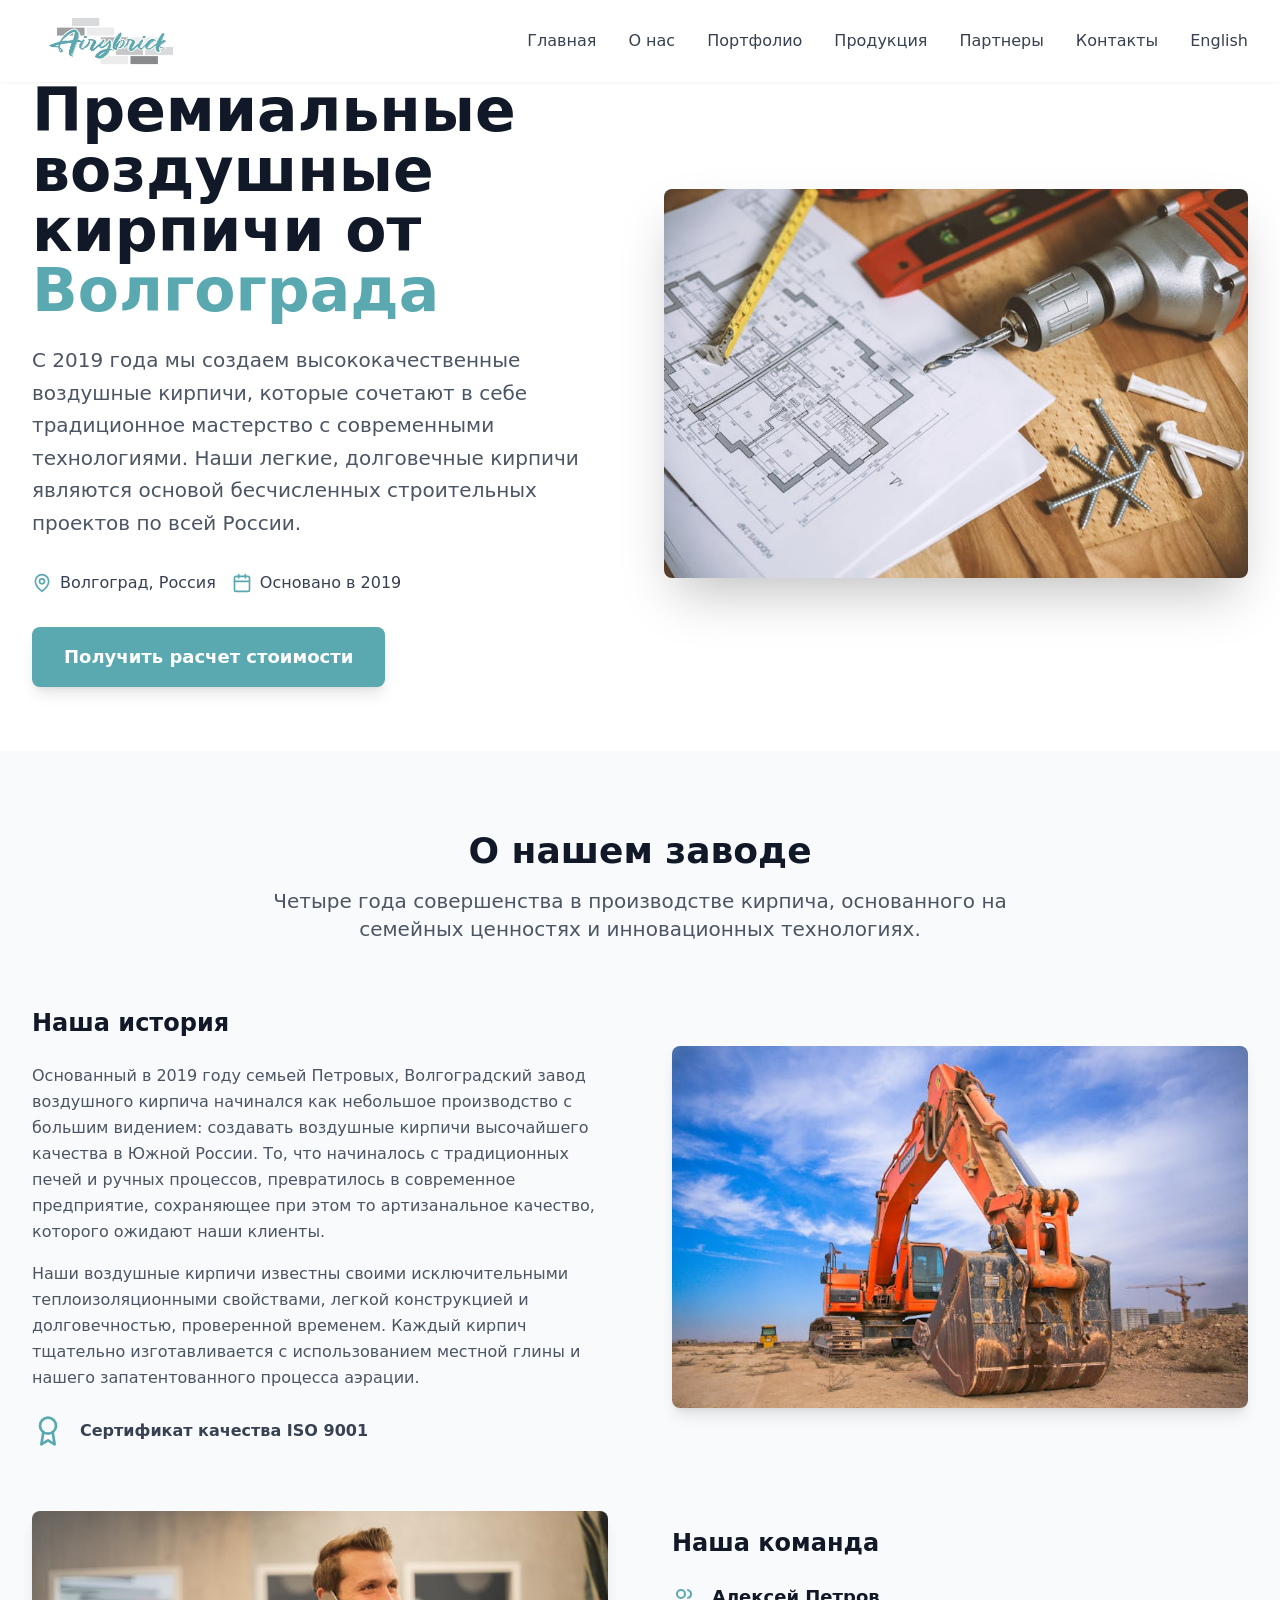
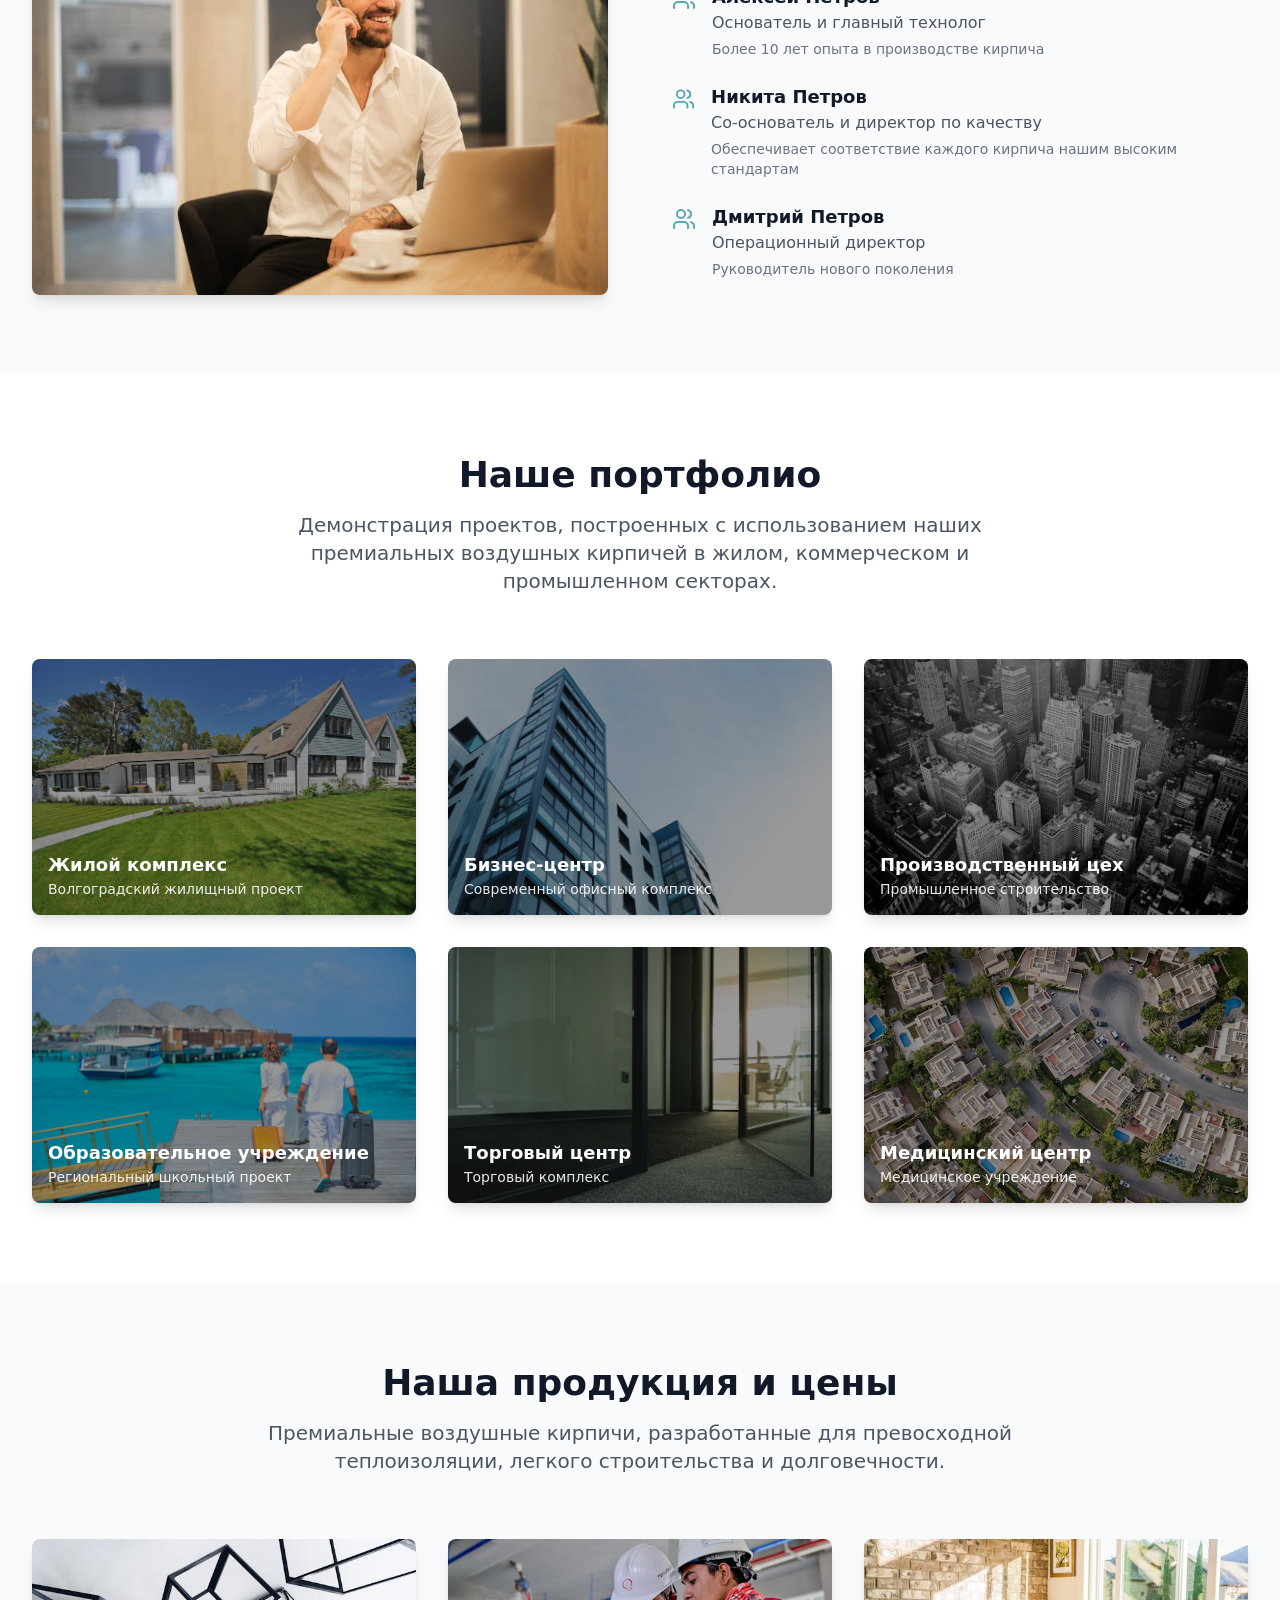
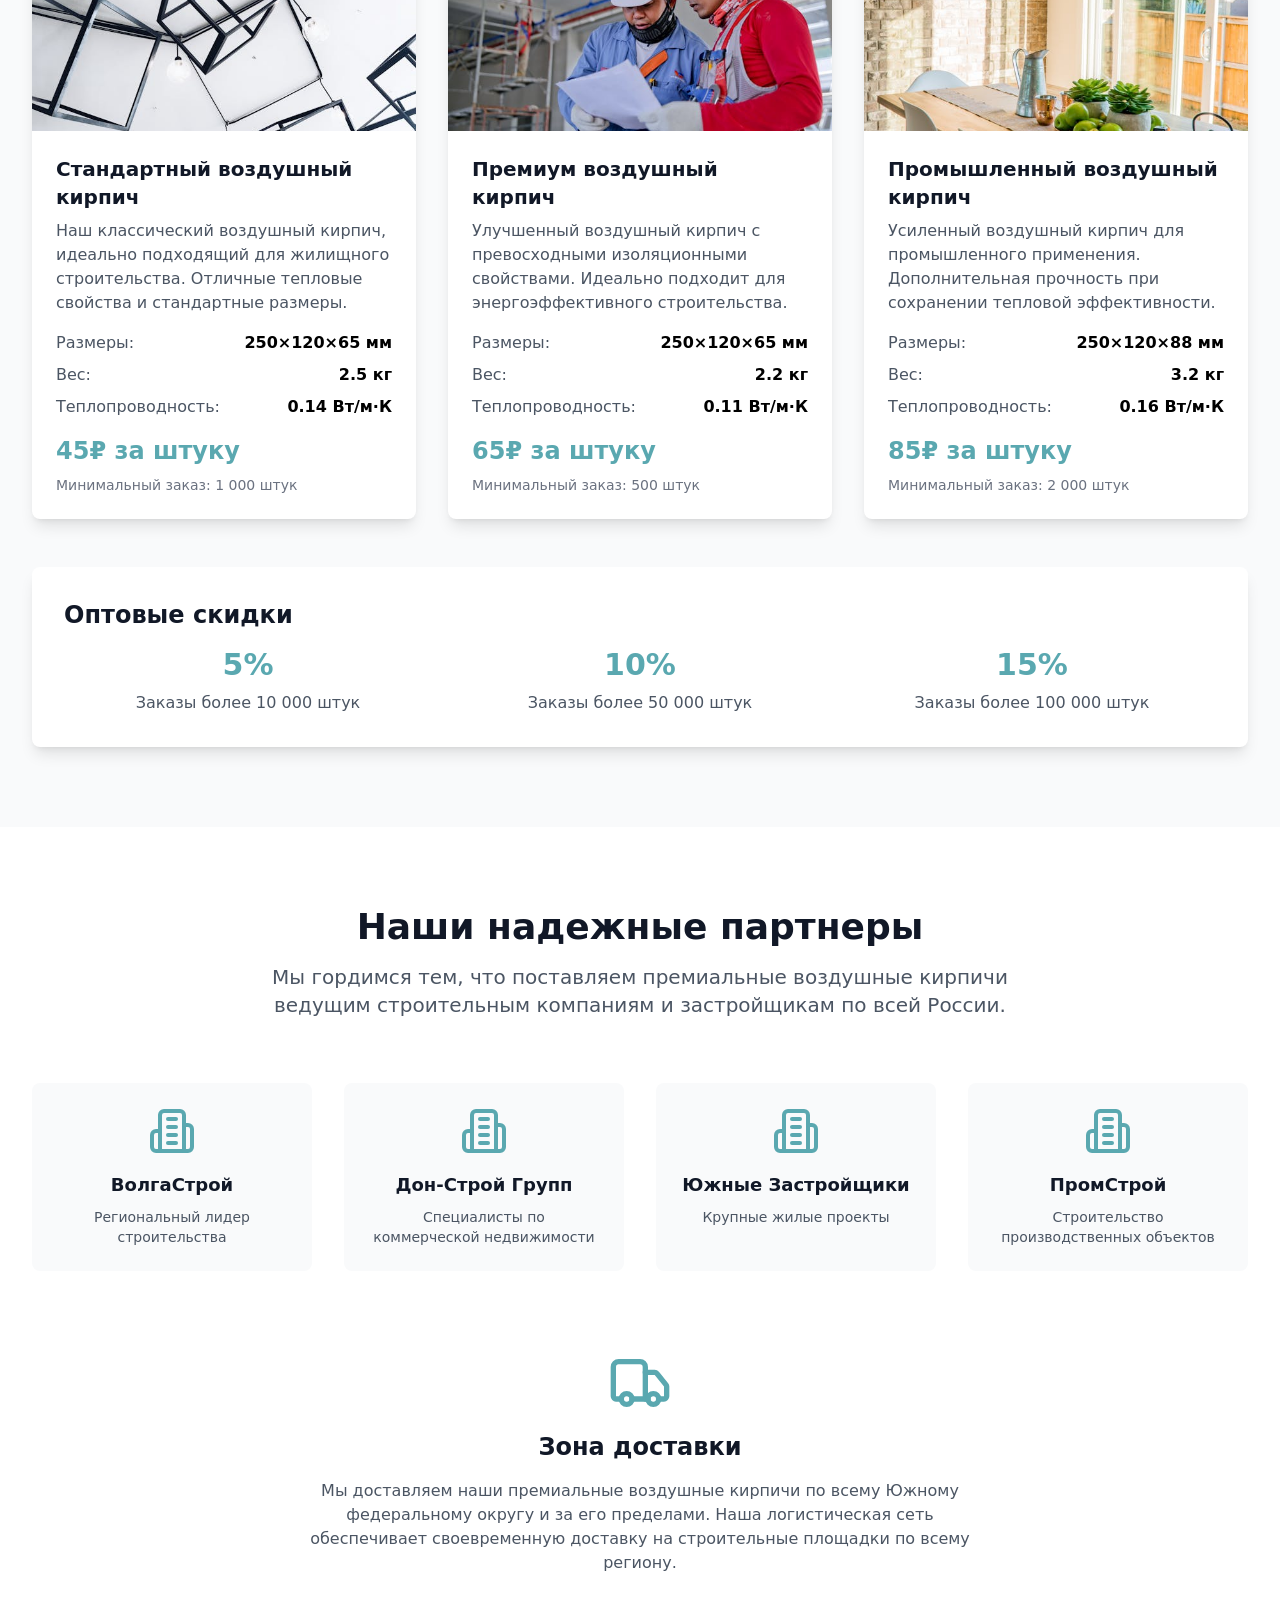
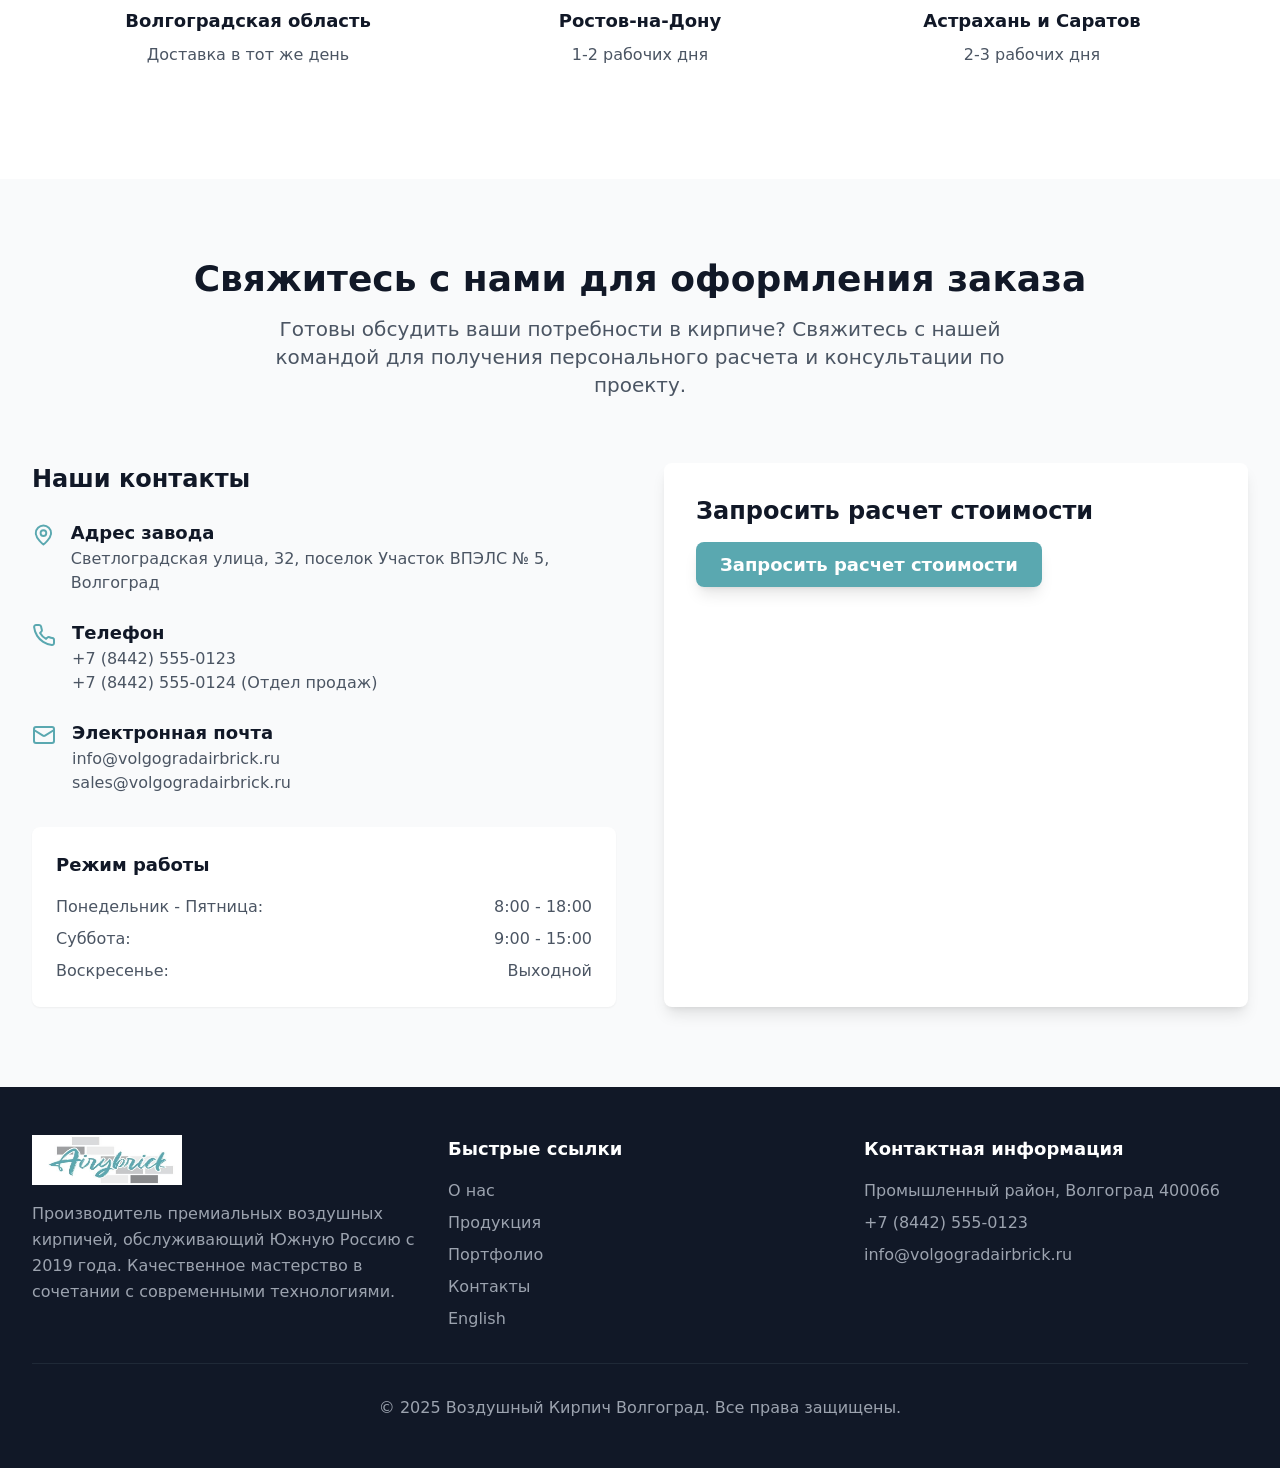
<file: index.html>
<!DOCTYPE html>
<html lang="ru">

<head>
  <meta http-equiv="Content-Type" content="text/html; charset=UTF-8">
  <link rel="icon" type="image/svg+xml" href="https://incandescent-biscuit-660c4b.netlify.app/vite.svg">
  <meta name="viewport" content="width=device-width, initial-scale=1.0">
  <title>Воздушный Кирпичный Завод Волгограда</title>
  <script type="module" crossorigin="" src="./index_files/index-DcbxCIqm.js.download"></script>
  <link rel="stylesheet" crossorigin="" href="./index_files/index-CC1VYzvu.css">
  <style>
    .text-blue-600 {
      color: #5aa8b0 !important;
    }

    .bg-blue-600 {
      background-color: #5aa8b0 !important;
    }

    .hover:text-blue-600 {
      color: #5aa8 !important;
    }

    .hover:bg-blue-600 {
      background-color: #5aa8b0 !important;
    }

    html {
      scroll-behavior: smooth;
    }
  </style>
</head>

<body>
  <div id="root">
    <div class="min-h-screen bg-white">
      <nav class="fixed top-0 w-full bg-white/95 backdrop-blur-sm shadow-sm z-50">
        <div class="max-w-7xl mx-auto px-4 sm:px-6 lg:px-8">
          <div class="flex justify-between items-center py-4">
            <div class="flex items-center space-x-2"><img src="./index_files/logo2.jpeg"
                style="width: 150px; height: 50px;" alt="Airy Brick">
            </div>
            <div class="hidden md:flex space-x-8">
              <a href="#home" class="text-gray-700 hover:text-blue-600 transition-colors">Главная</a>
              <a href="#about" class="text-gray-700 hover:text-blue-600 transition-colors">О нас</a>
              <a href="#portfolio" class="text-gray-700 hover:text-blue-600 transition-colors">Портфолио</a>
              <a href="#products" class="text-gray-700 hover:text-blue-600 transition-colors">Продукция</a>
              <a href="#partners" class="text-gray-700 hover:text-blue-600 transition-colors">Партнеры</a>
              <a href="#contacts" class="text-gray-700 hover:text-blue-600 transition-colors">Контакты</a>
              <a href="index.en.html" class="text-gray-700 hover:text-blue-600 transition-colors">English</a>
            </div>
          </div>
        </div>
      </nav>
      <section id="home" class="pt-20 pb-16 bg-gradient-to-b from-blue-50 to-white">
        <div class="max-w-7xl mx-auto px-4 sm:px-6 lg:px-8">
          <div class="grid md:grid-cols-2 gap-12 items-center">
            <div>
              <h1 class="text-4xl md:text-6xl font-bold text-gray-900 mb-6">Премиальные воздушные кирпичи
                от <span class="text-blue-600">Волгограда</span></h1>
              <p class="text-xl text-gray-600 mb-8 leading-relaxed">С 2019 года мы создаем
                высококачественные воздушные
                кирпичи, которые сочетают в себе традиционное мастерство с современными технологиями.
                Наши легкие,
                долговечные кирпичи являются основой бесчисленных строительных проектов по всей России.
              </p>
              <div class="flex items-center space-x-4 mb-8">
                <div class="flex items-center space-x-2"><svg xmlns="http://www.w3.org/2000/svg" width="24" height="24"
                    viewBox="0 0 24 24" fill="none" stroke="currentColor" stroke-width="2" stroke-linecap="round"
                    stroke-linejoin="round" class="lucide lucide-map-pin h-5 w-5 text-blue-600">
                    <path d="M20 10c0 6-8 12-8 12s-8-6-8-12a8 8 0 0 1 16 0Z"></path>
                    <circle cx="12" cy="10" r="3"></circle>
                  </svg><span class="text-gray-700">Волгоград, Россия</span></div>
                <div class="flex items-center space-x-2"><svg xmlns="http://www.w3.org/2000/svg" width="24" height="24"
                    viewBox="0 0 24 24" fill="none" stroke="currentColor" stroke-width="2" stroke-linecap="round"
                    stroke-linejoin="round" class="lucide lucide-calendar h-5 w-5 text-blue-600">
                    <path d="M8 2v4"></path>
                    <path d="M16 2v4"></path>
                    <rect width="18" height="18" x="3" y="4" rx="2"></rect>
                    <path d="M3 10h18"></path>
                  </svg><span class="text-gray-700">Основано в 2019</span></div>
              </div>
              <button
                class="bg-blue-600 text-white px-8 py-4 rounded-lg text-lg font-semibold hover:bg-blue-700 transition-colors shadow-lg">Получить
                расчет стоимости</button>
            </div>
            <div><img src="./index_files/pexels-photo-834892.jpeg" alt="Современное кирпичное строительство"
                class="rounded-lg shadow-2xl"></div>
          </div>
        </div>
      </section>
      <section id="about" class="py-20 bg-gray-50">
        <div class="max-w-7xl mx-auto px-4 sm:px-6 lg:px-8">
          <div class="text-center mb-16">
            <h2 class="text-4xl font-bold text-gray-900 mb-4">О нашем заводе</h2>
            <p class="text-xl text-gray-600 max-w-3xl mx-auto">Четыре года совершенства в производстве
              кирпича, основанного на семейных ценностях и инновационных технологиях.</p>
          </div>
          <div class="grid md:grid-cols-2 gap-16 items-center mb-16">
            <div>
              <h3 class="text-2xl font-bold text-gray-900 mb-6">Наша история</h3>
              <p class="text-gray-600 mb-4 leading-relaxed">Основанный в 2019 году семьей Петровых,
                Волгоградский завод воздушного кирпича начинался как небольшое производство с большим
                видением: создавать воздушные кирпичи высочайшего качества в Южной России. То, что
                начиналось с традиционных печей и ручных процессов, превратилось в современное
                предприятие, сохраняющее при этом то артизанальное качество, которого ожидают наши
                клиенты.</p>
              <p class="text-gray-600 mb-6 leading-relaxed">Наши воздушные кирпичи известны своими
                исключительными теплоизоляционными свойствами, легкой конструкцией и долговечностью,
                проверенной временем. Каждый кирпич тщательно изготавливается с использованием местной
                глины и нашего запатентованного процесса аэрации.</p>
              <div class="flex items-center space-x-4"><svg xmlns="http://www.w3.org/2000/svg" width="24" height="24"
                  viewBox="0 0 24 24" fill="none" stroke="currentColor" stroke-width="2" stroke-linecap="round"
                  stroke-linejoin="round" class="lucide lucide-award h-8 w-8 text-blue-600">
                  <circle cx="12" cy="8" r="6"></circle>
                  <path d="M15.477 12.89 17 22l-5-3-5 3 1.523-9.11"></path>
                </svg><span class="text-gray-700 font-semibold">Сертификат качества ISO 9001</span>
              </div>
            </div>
            <div><img src="./index_files/pexels-photo-1078884.jpeg" alt="Процесс производства кирпича"
                class="rounded-lg shadow-lg"></div>
          </div>
          <div class="grid md:grid-cols-2 gap-16 items-center">
            <div class="order-2 md:order-1"><img src="./index_files/pexels-photo-3760263.jpeg" alt="Основатели завода"
                class="rounded-lg shadow-lg"></div>
            <div class="order-1 md:order-2">
              <h3 class="text-2xl font-bold text-gray-900 mb-6">Наша команда</h3>
              <div class="space-y-6">
                <div class="flex items-start space-x-4"><svg xmlns="http://www.w3.org/2000/svg" width="24" height="24"
                    viewBox="0 0 24 24" fill="none" stroke="currentColor" stroke-width="2" stroke-linecap="round"
                    stroke-linejoin="round" class="lucide lucide-users h-6 w-6 text-blue-600 mt-1">
                    <path d="M16 21v-2a4 4 0 0 0-4-4H6a4 4 0 0 0-4 4v2"></path>
                    <circle cx="9" cy="7" r="4"></circle>
                    <path d="M22 21v-2a4 4 0 0 0-3-3.87"></path>
                    <path d="M16 3.13a4 4 0 0 1 0 7.75"></path>
                  </svg>
                  <div>
                    <h4 class="text-lg font-semibold text-gray-900">Алексей Петров</h4>
                    <p class="text-gray-600">Основатель и главный технолог</p>
                    <p class="text-sm text-gray-500 mt-1">Более 10 лет опыта в производстве кирпича
                    </p>
                  </div>
                </div>
                <div class="flex items-start space-x-4"><svg xmlns="http://www.w3.org/2000/svg" width="24" height="24"
                    viewBox="0 0 24 24" fill="none" stroke="currentColor" stroke-width="2" stroke-linecap="round"
                    stroke-linejoin="round" class="lucide lucide-users h-6 w-6 text-blue-600 mt-1">
                    <path d="M16 21v-2a4 4 0 0 0-4-4H6a4 4 0 0 0-4 4v2"></path>
                    <circle cx="9" cy="7" r="4"></circle>
                    <path d="M22 21v-2a4 4 0 0 0-3-3.87"></path>
                    <path d="M16 3.13a4 4 0 0 1 0 7.75"></path>
                  </svg>
                  <div>
                    <h4 class="text-lg font-semibold text-gray-900">Никита Петров</h4>
                    <p class="text-gray-600">Со-основатель и директор по качеству</p>
                    <p class="text-sm text-gray-500 mt-1">Обеспечивает соответствие каждого кирпича
                      нашим высоким стандартам</p>
                  </div>
                </div>
                <div class="flex items-start space-x-4"><svg xmlns="http://www.w3.org/2000/svg" width="24" height="24"
                    viewBox="0 0 24 24" fill="none" stroke="currentColor" stroke-width="2" stroke-linecap="round"
                    stroke-linejoin="round" class="lucide lucide-users h-6 w-6 text-blue-600 mt-1">
                    <path d="M16 21v-2a4 4 0 0 0-4-4H6a4 4 0 0 0-4 4v2"></path>
                    <circle cx="9" cy="7" r="4"></circle>
                    <path d="M22 21v-2a4 4 0 0 0-3-3.87"></path>
                    <path d="M16 3.13a4 4 0 0 1 0 7.75"></path>
                  </svg>
                  <div>
                    <h4 class="text-lg font-semibold text-gray-900">Дмитрий Петров</h4>
                    <p class="text-gray-600">Операционный директор</p>
                    <p class="text-sm text-gray-500 mt-1">Руководитель нового поколения</p>
                  </div>
                </div>
              </div>
            </div>
          </div>
        </div>
      </section>
      <section id="portfolio" class="py-20 bg-white">
        <div class="max-w-7xl mx-auto px-4 sm:px-6 lg:px-8">
          <div class="text-center mb-16">
            <h2 class="text-4xl font-bold text-gray-900 mb-4">Наше портфолио</h2>
            <p class="text-xl text-gray-600 max-w-3xl mx-auto">Демонстрация проектов, построенных с
              использованием наших премиальных воздушных кирпичей в жилом, коммерческом и промышленном
              секторах.</p>
          </div>
          <div class="grid md:grid-cols-2 lg:grid-cols-3 gap-8">
            <div class="group cursor-pointer">
              <div class="relative overflow-hidden rounded-lg shadow-lg"><img
                  src="./index_files/pexels-photo-280229.jpeg" alt="Жилой комплекс"
                  class="w-full h-64 object-cover group-hover:scale-105 transition-transform duration-300">
                <div
                  class="absolute inset-0 bg-black bg-opacity-40 group-hover:bg-opacity-30 transition-all duration-300">
                </div>
                <div class="absolute bottom-4 left-4 right-4">
                  <h3 class="text-white text-lg font-semibold">Жилой комплекс</h3>
                  <p class="text-white text-sm opacity-90">Волгоградский жилищный проект</p>
                </div>
              </div>
            </div>
            <div class="group cursor-pointer">
              <div class="relative overflow-hidden rounded-lg shadow-lg"><img
                  src="./index_files/pexels-photo-323705.jpeg" alt="Офисное здание"
                  class="w-full h-64 object-cover group-hover:scale-105 transition-transform duration-300">
                <div
                  class="absolute inset-0 bg-black bg-opacity-40 group-hover:bg-opacity-30 transition-all duration-300">
                </div>
                <div class="absolute bottom-4 left-4 right-4">
                  <h3 class="text-white text-lg font-semibold">Бизнес-центр</h3>
                  <p class="text-white text-sm opacity-90">Современный офисный комплекс</p>
                </div>
              </div>
            </div>
            <div class="group cursor-pointer">
              <div class="relative overflow-hidden rounded-lg shadow-lg"><img
                  src="./index_files/pexels-photo-1105766.jpeg" alt="Промышленный объект"
                  class="w-full h-64 object-cover group-hover:scale-105 transition-transform duration-300">
                <div
                  class="absolute inset-0 bg-black bg-opacity-40 group-hover:bg-opacity-30 transition-all duration-300">
                </div>
                <div class="absolute bottom-4 left-4 right-4">
                  <h3 class="text-white text-lg font-semibold">Производственный цех</h3>
                  <p class="text-white text-sm opacity-90">Промышленное строительство</p>
                </div>
              </div>
            </div>
            <div class="group cursor-pointer">
              <div class="relative overflow-hidden rounded-lg shadow-lg"><img
                  src="./index_files/pexels-photo-1268855.jpeg" alt="Школьное здание"
                  class="w-full h-64 object-cover group-hover:scale-105 transition-transform duration-300">
                <div
                  class="absolute inset-0 bg-black bg-opacity-40 group-hover:bg-opacity-30 transition-all duration-300">
                </div>
                <div class="absolute bottom-4 left-4 right-4">
                  <h3 class="text-white text-lg font-semibold">Образовательное учреждение</h3>
                  <p class="text-white text-sm opacity-90">Региональный школьный проект</p>
                </div>
              </div>
            </div>
            <div class="group cursor-pointer">
              <div class="relative overflow-hidden rounded-lg shadow-lg"><img
                  src="./index_files/pexels-photo-1098982.jpeg" alt="Торговый комплекс"
                  class="w-full h-64 object-cover group-hover:scale-105 transition-transform duration-300">
                <div
                  class="absolute inset-0 bg-black bg-opacity-40 group-hover:bg-opacity-30 transition-all duration-300">
                </div>
                <div class="absolute bottom-4 left-4 right-4">
                  <h3 class="text-white text-lg font-semibold">Торговый центр</h3>
                  <p class="text-white text-sm opacity-90">Торговый комплекс</p>
                </div>
              </div>
            </div>
            <div class="group cursor-pointer">
              <div class="relative overflow-hidden rounded-lg shadow-lg"><img
                  src="./index_files/pexels-photo-1642125.jpeg" alt="Строительство больницы"
                  class="w-full h-64 object-cover group-hover:scale-105 transition-transform duration-300">
                <div
                  class="absolute inset-0 bg-black bg-opacity-40 group-hover:bg-opacity-30 transition-all duration-300">
                </div>
                <div class="absolute bottom-4 left-4 right-4">
                  <h3 class="text-white text-lg font-semibold">Медицинский центр</h3>
                  <p class="text-white text-sm opacity-90">Медицинское учреждение</p>
                </div>
              </div>
            </div>
          </div>
        </div>
      </section>
      <section id="products" class="py-20 bg-gray-50">
        <div class="max-w-7xl mx-auto px-4 sm:px-6 lg:px-8">
          <div class="text-center mb-16">
            <h2 class="text-4xl font-bold text-gray-900 mb-4">Наша продукция и цены</h2>
            <p class="text-xl text-gray-600 max-w-3xl mx-auto">Премиальные воздушные кирпичи, разработанные
              для превосходной теплоизоляции, легкого строительства и долговечности.</p>
          </div>
          <div class="grid md:grid-cols-2 lg:grid-cols-3 gap-8">
            <div class="bg-white rounded-lg shadow-lg overflow-hidden"><img
                src="./index_files/pexels-photo-1005644.jpeg" alt="Стандартный воздушный кирпич"
                class="w-full h-48 object-cover">
              <div class="p-6">
                <h3 class="text-xl font-bold text-gray-900 mb-2">Стандартный воздушный кирпич</h3>
                <p class="text-gray-600 mb-4">Наш классический воздушный кирпич, идеально подходящий для
                  жилищного строительства. Отличные тепловые свойства и стандартные размеры.</p>
                <div class="space-y-2 mb-4">
                  <div class="flex justify-between"><span class="text-gray-600">Размеры:</span><span
                      class="font-semibold">250×120×65 мм</span></div>
                  <div class="flex justify-between"><span class="text-gray-600">Вес:</span><span
                      class="font-semibold">2.5 кг</span></div>
                  <div class="flex justify-between"><span class="text-gray-600">Теплопроводность:</span><span
                      class="font-semibold">0.14 Вт/м·К</span></div>
                </div>
                <div class="text-2xl font-bold text-blue-600 mb-2">45₽ за штуку</div>
                <p class="text-sm text-gray-500">Минимальный заказ: 1 000 штук</p>
              </div>
            </div>
            <div class="bg-white rounded-lg shadow-lg overflow-hidden"><img
                src="./index_files/pexels-photo-1216589.jpeg" alt="Премиум воздушный кирпич"
                class="w-full h-48 object-cover">
              <div class="p-6">
                <h3 class="text-xl font-bold text-gray-900 mb-2">Премиум воздушный кирпич</h3>
                <p class="text-gray-600 mb-4">Улучшенный воздушный кирпич с превосходными изоляционными
                  свойствами. Идеально подходит для энергоэффективного строительства.</p>
                <div class="space-y-2 mb-4">
                  <div class="flex justify-between"><span class="text-gray-600">Размеры:</span><span
                      class="font-semibold">250×120×65 мм</span></div>
                  <div class="flex justify-between"><span class="text-gray-600">Вес:</span><span
                      class="font-semibold">2.2 кг</span></div>
                  <div class="flex justify-between"><span class="text-gray-600">Теплопроводность:</span><span
                      class="font-semibold">0.11 Вт/м·К</span></div>
                </div>
                <div class="text-2xl font-bold text-blue-600 mb-2">65₽ за штуку</div>
                <p class="text-sm text-gray-500">Минимальный заказ: 500 штук</p>
              </div>
            </div>
            <div class="bg-white rounded-lg shadow-lg overflow-hidden"><img
                src="./index_files/pexels-photo-1080696.jpeg" alt="Промышленный воздушный кирпич"
                class="w-full h-48 object-cover">
              <div class="p-6">
                <h3 class="text-xl font-bold text-gray-900 mb-2">Промышленный воздушный кирпич</h3>
                <p class="text-gray-600 mb-4">Усиленный воздушный кирпич для промышленного применения.
                  Дополнительная прочность при сохранении тепловой эффективности.</p>
                <div class="space-y-2 mb-4">
                  <div class="flex justify-between"><span class="text-gray-600">Размеры:</span><span
                      class="font-semibold">250×120×88 мм</span></div>
                  <div class="flex justify-between"><span class="text-gray-600">Вес:</span><span
                      class="font-semibold">3.2 кг</span></div>
                  <div class="flex justify-between"><span class="text-gray-600">Теплопроводность:</span><span
                      class="font-semibold">0.16 Вт/м·К</span></div>
                </div>
                <div class="text-2xl font-bold text-blue-600 mb-2">85₽ за штуку</div>
                <p class="text-sm text-gray-500">Минимальный заказ: 2 000 штук</p>
              </div>
            </div>
          </div>
          <div class="mt-12 bg-white rounded-lg shadow-lg p-8">
            <h3 class="text-2xl font-bold text-gray-900 mb-4">Оптовые скидки</h3>
            <div class="grid md:grid-cols-3 gap-6">
              <div class="text-center">
                <div class="text-3xl font-bold text-blue-600 mb-2">5%</div>
                <p class="text-gray-600">Заказы более 10 000 штук</p>
              </div>
              <div class="text-center">
                <div class="text-3xl font-bold text-blue-600 mb-2">10%</div>
                <p class="text-gray-600">Заказы более 50 000 штук</p>
              </div>
              <div class="text-center">
                <div class="text-3xl font-bold text-blue-600 mb-2">15%</div>
                <p class="text-gray-600">Заказы более 100 000 штук</p>
              </div>
            </div>
          </div>
        </div>
      </section>
      <section id="partners" class="py-20 bg-white">
        <div class="max-w-7xl mx-auto px-4 sm:px-6 lg:px-8">
          <div class="text-center mb-16">
            <h2 class="text-4xl font-bold text-gray-900 mb-4">Наши надежные партнеры</h2>
            <p class="text-xl text-gray-600 max-w-3xl mx-auto">Мы гордимся тем, что поставляем премиальные
              воздушные кирпичи ведущим строительным компаниям и застройщикам по всей России.</p>
          </div>
          <div class="grid md:grid-cols-2 lg:grid-cols-4 gap-8 mb-12">
            <div class="bg-gray-50 rounded-lg p-6 text-center hover:shadow-lg transition-shadow"><svg
                xmlns="http://www.w3.org/2000/svg" width="24" height="24" viewBox="0 0 24 24" fill="none"
                stroke="currentColor" stroke-width="2" stroke-linecap="round" stroke-linejoin="round"
                class="lucide lucide-building2 h-12 w-12 text-blue-600 mx-auto mb-4">
                <path d="M6 22V4a2 2 0 0 1 2-2h8a2 2 0 0 1 2 2v18Z"></path>
                <path d="M6 12H4a2 2 0 0 0-2 2v6a2 2 0 0 0 2 2h2"></path>
                <path d="M18 9h2a2 2 0 0 1 2 2v9a2 2 0 0 1-2 2h-2"></path>
                <path d="M10 6h4"></path>
                <path d="M10 10h4"></path>
                <path d="M10 14h4"></path>
                <path d="M10 18h4"></path>
              </svg>
              <h3 class="text-lg font-semibold text-gray-900 mb-2">ВолгаСтрой</h3>
              <p class="text-gray-600 text-sm">Региональный лидер строительства</p>
            </div>
            <div class="bg-gray-50 rounded-lg p-6 text-center hover:shadow-lg transition-shadow"><svg
                xmlns="http://www.w3.org/2000/svg" width="24" height="24" viewBox="0 0 24 24" fill="none"
                stroke="currentColor" stroke-width="2" stroke-linecap="round" stroke-linejoin="round"
                class="lucide lucide-building2 h-12 w-12 text-blue-600 mx-auto mb-4">
                <path d="M6 22V4a2 2 0 0 1 2-2h8a2 2 0 0 1 2 2v18Z"></path>
                <path d="M6 12H4a2 2 0 0 0-2 2v6a2 2 0 0 0 2 2h2"></path>
                <path d="M18 9h2a2 2 0 0 1 2 2v9a2 2 0 0 1-2 2h-2"></path>
                <path d="M10 6h4"></path>
                <path d="M10 10h4"></path>
                <path d="M10 14h4"></path>
                <path d="M10 18h4"></path>
              </svg>
              <h3 class="text-lg font-semibold text-gray-900 mb-2">Дон-Строй Групп</h3>
              <p class="text-gray-600 text-sm">Специалисты по коммерческой недвижимости</p>
            </div>
            <div class="bg-gray-50 rounded-lg p-6 text-center hover:shadow-lg transition-shadow"><svg
                xmlns="http://www.w3.org/2000/svg" width="24" height="24" viewBox="0 0 24 24" fill="none"
                stroke="currentColor" stroke-width="2" stroke-linecap="round" stroke-linejoin="round"
                class="lucide lucide-building2 h-12 w-12 text-blue-600 mx-auto mb-4">
                <path d="M6 22V4a2 2 0 0 1 2-2h8a2 2 0 0 1 2 2v18Z"></path>
                <path d="M6 12H4a2 2 0 0 0-2 2v6a2 2 0 0 0 2 2h2"></path>
                <path d="M18 9h2a2 2 0 0 1 2 2v9a2 2 0 0 1-2 2h-2"></path>
                <path d="M10 6h4"></path>
                <path d="M10 10h4"></path>
                <path d="M10 14h4"></path>
                <path d="M10 18h4"></path>
              </svg>
              <h3 class="text-lg font-semibold text-gray-900 mb-2">Южные Застройщики</h3>
              <p class="text-gray-600 text-sm">Крупные жилые проекты</p>
            </div>
            <div class="bg-gray-50 rounded-lg p-6 text-center hover:shadow-lg transition-shadow"><svg
                xmlns="http://www.w3.org/2000/svg" width="24" height="24" viewBox="0 0 24 24" fill="none"
                stroke="currentColor" stroke-width="2" stroke-linecap="round" stroke-linejoin="round"
                class="lucide lucide-building2 h-12 w-12 text-blue-600 mx-auto mb-4">
                <path d="M6 22V4a2 2 0 0 1 2-2h8a2 2 0 0 1 2 2v18Z"></path>
                <path d="M6 12H4a2 2 0 0 0-2 2v6a2 2 0 0 0 2 2h2"></path>
                <path d="M18 9h2a2 2 0 0 1 2 2v9a2 2 0 0 1-2 2h-2"></path>
                <path d="M10 6h4"></path>
                <path d="M10 10h4"></path>
                <path d="M10 14h4"></path>
                <path d="M10 18h4"></path>
              </svg>
              <h3 class="text-lg font-semibold text-gray-900 mb-2">ПромСтрой</h3>
              <p class="text-gray-600 text-sm">Строительство производственных объектов</p>
            </div>
          </div>
          <div class="bg-blue-50 rounded-lg p-8">
            <div class="text-center mb-8"><svg xmlns="http://www.w3.org/2000/svg" width="24" height="24"
                viewBox="0 0 24 24" fill="none" stroke="currentColor" stroke-width="2" stroke-linecap="round"
                stroke-linejoin="round" class="lucide lucide-truck h-16 w-16 text-blue-600 mx-auto mb-4">
                <path d="M14 18V6a2 2 0 0 0-2-2H4a2 2 0 0 0-2 2v11a1 1 0 0 0 1 1h2"></path>
                <path d="M15 18H9"></path>
                <path d="M19 18h2a1 1 0 0 0 1-1v-3.65a1 1 0 0 0-.22-.624l-3.48-4.35A1 1 0 0 0 17.52 8H14">
                </path>
                <circle cx="17" cy="18" r="2"></circle>
                <circle cx="7" cy="18" r="2"></circle>
              </svg>
              <h3 class="text-2xl font-bold text-gray-900 mb-4">Зона доставки</h3>
              <p class="text-gray-600 max-w-2xl mx-auto">Мы доставляем наши премиальные воздушные кирпичи
                по всему Южному федеральному округу и за его пределами. Наша логистическая сеть
                обеспечивает своевременную доставку на строительные площадки по всему региону.</p>
            </div>
            <div class="grid md:grid-cols-3 gap-6 text-center">
              <div>
                <h4 class="text-lg font-semibold text-gray-900 mb-2">Волгоградская область</h4>
                <p class="text-gray-600">Доставка в тот же день</p>
              </div>
              <div>
                <h4 class="text-lg font-semibold text-gray-900 mb-2">Ростов-на-Дону</h4>
                <p class="text-gray-600">1-2 рабочих дня</p>
              </div>
              <div>
                <h4 class="text-lg font-semibold text-gray-900 mb-2">Астрахань и Саратов</h4>
                <p class="text-gray-600">2-3 рабочих дня</p>
              </div>
            </div>
          </div>
        </div>
      </section>
      <section id="contact" class="py-20 bg-gray-50">
        <div class="max-w-7xl mx-auto px-4 sm:px-6 lg:px-8">
          <div class="text-center mb-16">
            <h2 class="text-4xl font-bold text-gray-900 mb-4">Свяжитесь с нами для оформления заказа</h2>
            <p class="text-xl text-gray-600 max-w-3xl mx-auto">Готовы обсудить ваши потребности в кирпиче?
              Свяжитесь с нашей командой для получения персонального расчета и консультации по проекту.
            </p>
          </div>
          <div class="grid lg:grid-cols-2 gap-12">
            <div>
              <h3 class="text-2xl font-bold text-gray-900 mb-6">Наши контакты</h3>
              <div class="space-y-6">
                <div class="flex items-start space-x-4"><svg xmlns="http://www.w3.org/2000/svg" width="24" height="24"
                    viewBox="0 0 24 24" fill="none" stroke="currentColor" stroke-width="2" stroke-linecap="round"
                    stroke-linejoin="round" class="lucide lucide-map-pin h-6 w-6 text-blue-600 mt-1">
                    <path d="M20 10c0 6-8 12-8 12s-8-6-8-12a8 8 0 0 1 16 0Z"></path>
                    <circle cx="12" cy="10" r="3"></circle>
                  </svg>
                  <div>
                    <h4 class="text-lg font-semibold text-gray-900">Адрес завода</h4>
                    <p class="text-gray-600">Светлоградская улица, 32, поселок Участок ВПЭЛС № 5,
                      Волгоград</p>
                  </div>
                </div>
                <div class="flex items-start space-x-4"><svg xmlns="http://www.w3.org/2000/svg" width="24" height="24"
                    viewBox="0 0 24 24" fill="none" stroke="currentColor" stroke-width="2" stroke-linecap="round"
                    stroke-linejoin="round" class="lucide lucide-phone h-6 w-6 text-blue-600 mt-1">
                    <path
                      d="M22 16.92v3a2 2 0 0 1-2.18 2 19.79 19.79 0 0 1-8.63-3.07 19.5 19.5 0 0 1-6-6 19.79 19.79 0 0 1-3.07-8.67A2 2 0 0 1 4.11 2h3a2 2 0 0 1 2 1.72 12.84 12.84 0 0 0 .7 2.81 2 2 0 0 1-.45 2.11L8.09 9.91a16 16 0 0 0 6 6l1.27-1.27a2 2 0 0 1 2.11-.45 12.84 12.84 0 0 0 2.81.7A2 2 0 0 1 22 16.92z">
                    </path>
                  </svg>
                  <div>
                    <h4 class="text-lg font-semibold text-gray-900">Телефон</h4>
                    <p class="text-gray-600">+7 (8442) 555-0123</p>
                    <p class="text-gray-600">+7 (8442) 555-0124 (Отдел продаж)</p>
                  </div>
                </div>
                <div class="flex items-start space-x-4"><svg xmlns="http://www.w3.org/2000/svg" width="24" height="24"
                    viewBox="0 0 24 24" fill="none" stroke="currentColor" stroke-width="2" stroke-linecap="round"
                    stroke-linejoin="round" class="lucide lucide-mail h-6 w-6 text-blue-600 mt-1">
                    <rect width="20" height="16" x="2" y="4" rx="2"></rect>
                    <path d="m22 7-8.97 5.7a1.94 1.94 0 0 1-2.06 0L2 7"></path>
                  </svg>
                  <div>
                    <h4 class="text-lg font-semibold text-gray-900">Электронная почта</h4>
                    <p class="text-gray-600">info@volgogradairbrick.ru</p>
                    <p class="text-gray-600">sales@volgogradairbrick.ru</p>
                  </div>
                </div>
              </div>
              <div class="mt-8 p-6 bg-white rounded-lg shadow-sm">
                <h4 class="text-lg font-semibold text-gray-900 mb-4">Режим работы</h4>
                <div class="space-y-2 text-gray-600">
                  <div class="flex justify-between"><span>Понедельник - Пятница:</span><span>8:00 -
                      18:00</span></div>
                  <div class="flex justify-between"><span>Суббота:</span><span>9:00 - 15:00</span>
                  </div>
                  <div class="flex justify-between"><span>Воскресенье:</span><span>Выходной</span>
                  </div>
                </div>
              </div>
            </div>
            <div class="bg-white rounded-lg shadow-lg p-8">
              <h3 class="text-2xl font-bold text-gray-900 mb-6">Запросить расчет стоимости</h3>
              <a href="https://wa.me/79180000000"
                class="w-full bg-blue-600 text-white py-3 px-6 rounded-lg text-lg font-semibold hover:bg-blue-700 transition-colors shadow-lg">Запросить
                расчет стоимости</a>
            </div>
          </div>
        </div>
      </section>
      <footer class="bg-gray-900 text-white py-12">
        <div class="max-w-7xl mx-auto px-4 sm:px-6 lg:px-8">
          <div class="grid md:grid-cols-3 gap-8">
            <div>
              <div class="flex items-center space-x-2 mb-4"><img src="./index_files/logo2.jpeg"
                  style="width: 150px; height: 50px;" alt="Airy Brick">
              </div>
              <p class="text-gray-400 leading-relaxed">Производитель премиальных воздушных кирпичей,
                обслуживающий Южную Россию с 2019 года. Качественное мастерство в сочетании с
                современными технологиями.</p>
            </div>
            <div>
              <h4 class="text-lg font-semibold mb-4">Быстрые ссылки</h4>
              <div class="space-y-2"><button class="block text-gray-400 hover:text-white transition-colors">О
                  нас</button><button
                  class="block text-gray-400 hover:text-white transition-colors">Продукция</button><button
                  class="block text-gray-400 hover:text-white transition-colors">Портфолио</button><button
                  class="block text-gray-400 hover:text-white transition-colors">Контакты</button>
                <a href="index.en.html" class="block text-gray-400 hover:text-white transition-colors">English</a>
              </div>
            </div>
            <div>
              <h4 class="text-lg font-semibold mb-4">Контактная информация</h4>
              <div class="space-y-2 text-gray-400">
                <p>Промышленный район, Волгоград 400066</p>
                <p>+7 (8442) 555-0123</p>
                <p>info@volgogradairbrick.ru</p>
              </div>
            </div>
          </div>
          <div class="border-t border-gray-800 mt-8 pt-8 text-center text-gray-400">
            <p>© 2025 Воздушный Кирпич Волгоград. Все права защищены.</p>
          </div>
        </div>
      </footer>
    </div>
  </div>
</body>

</html>
</file>
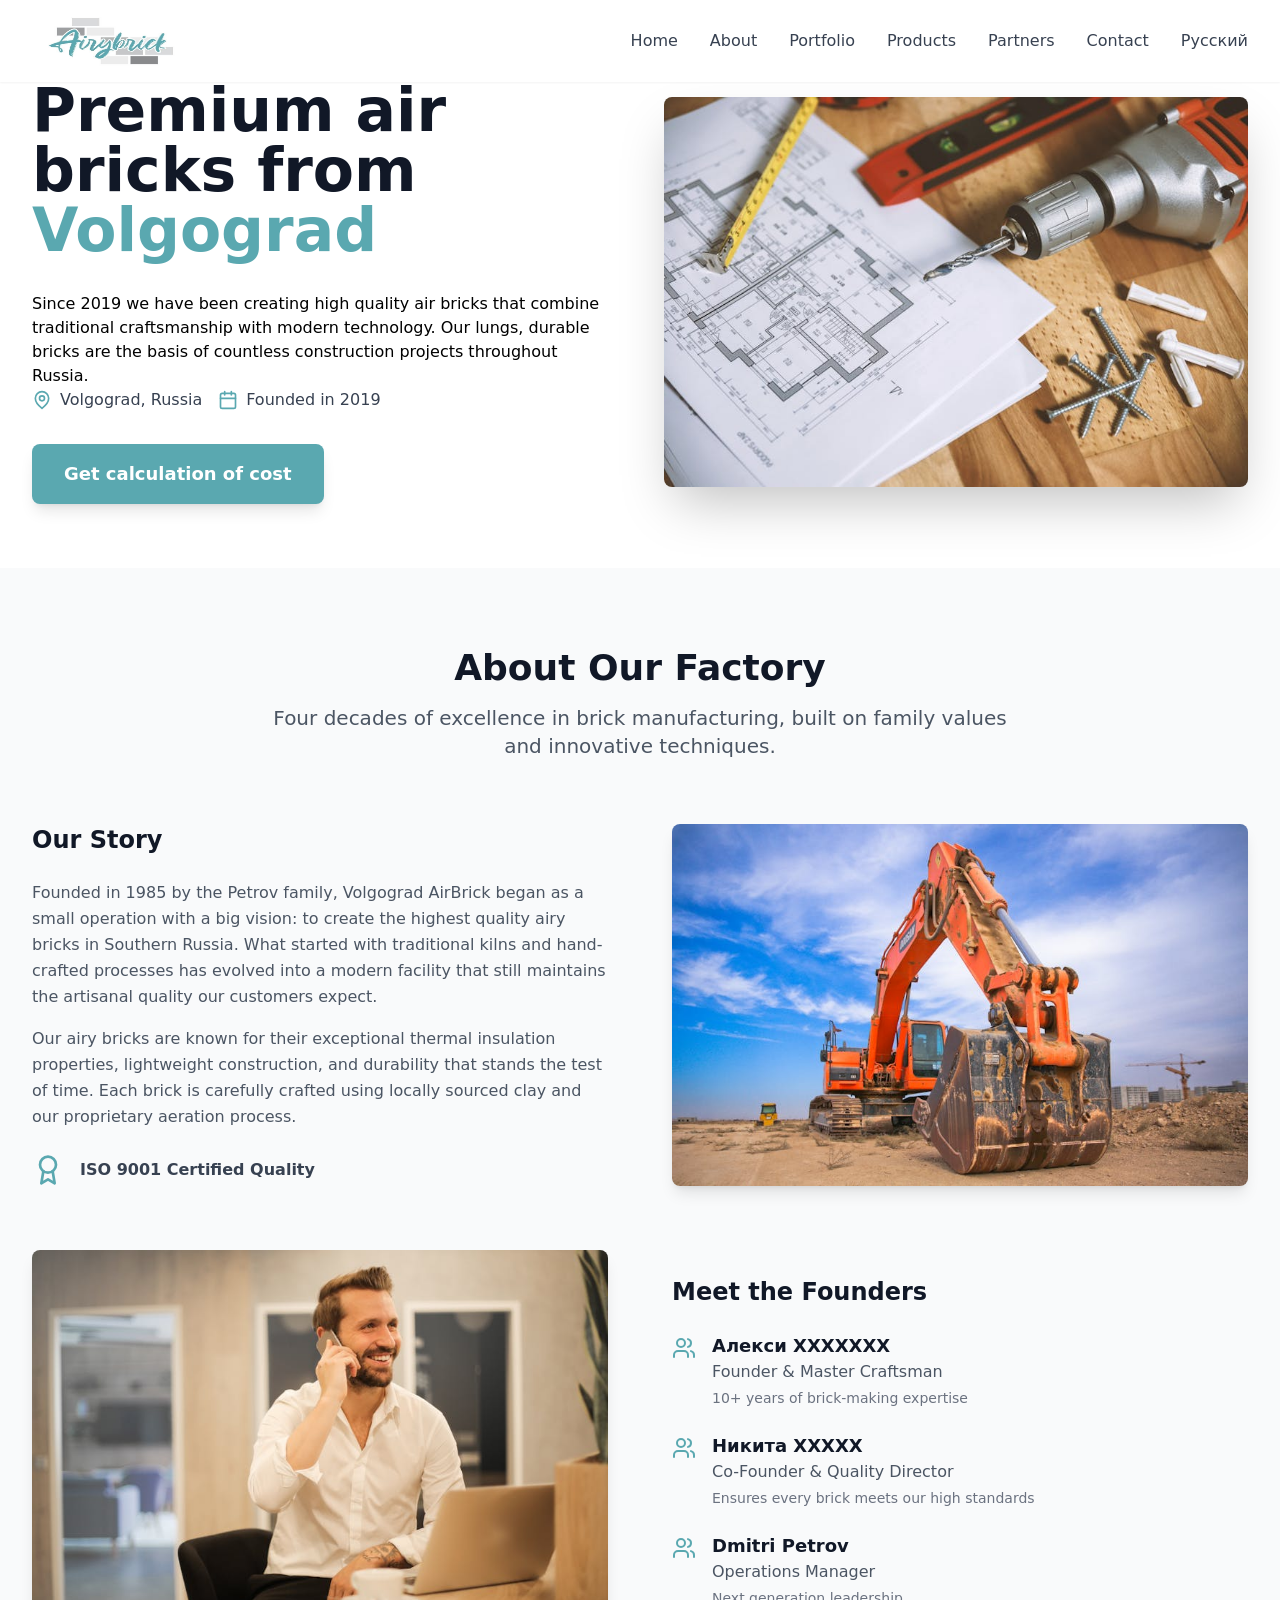
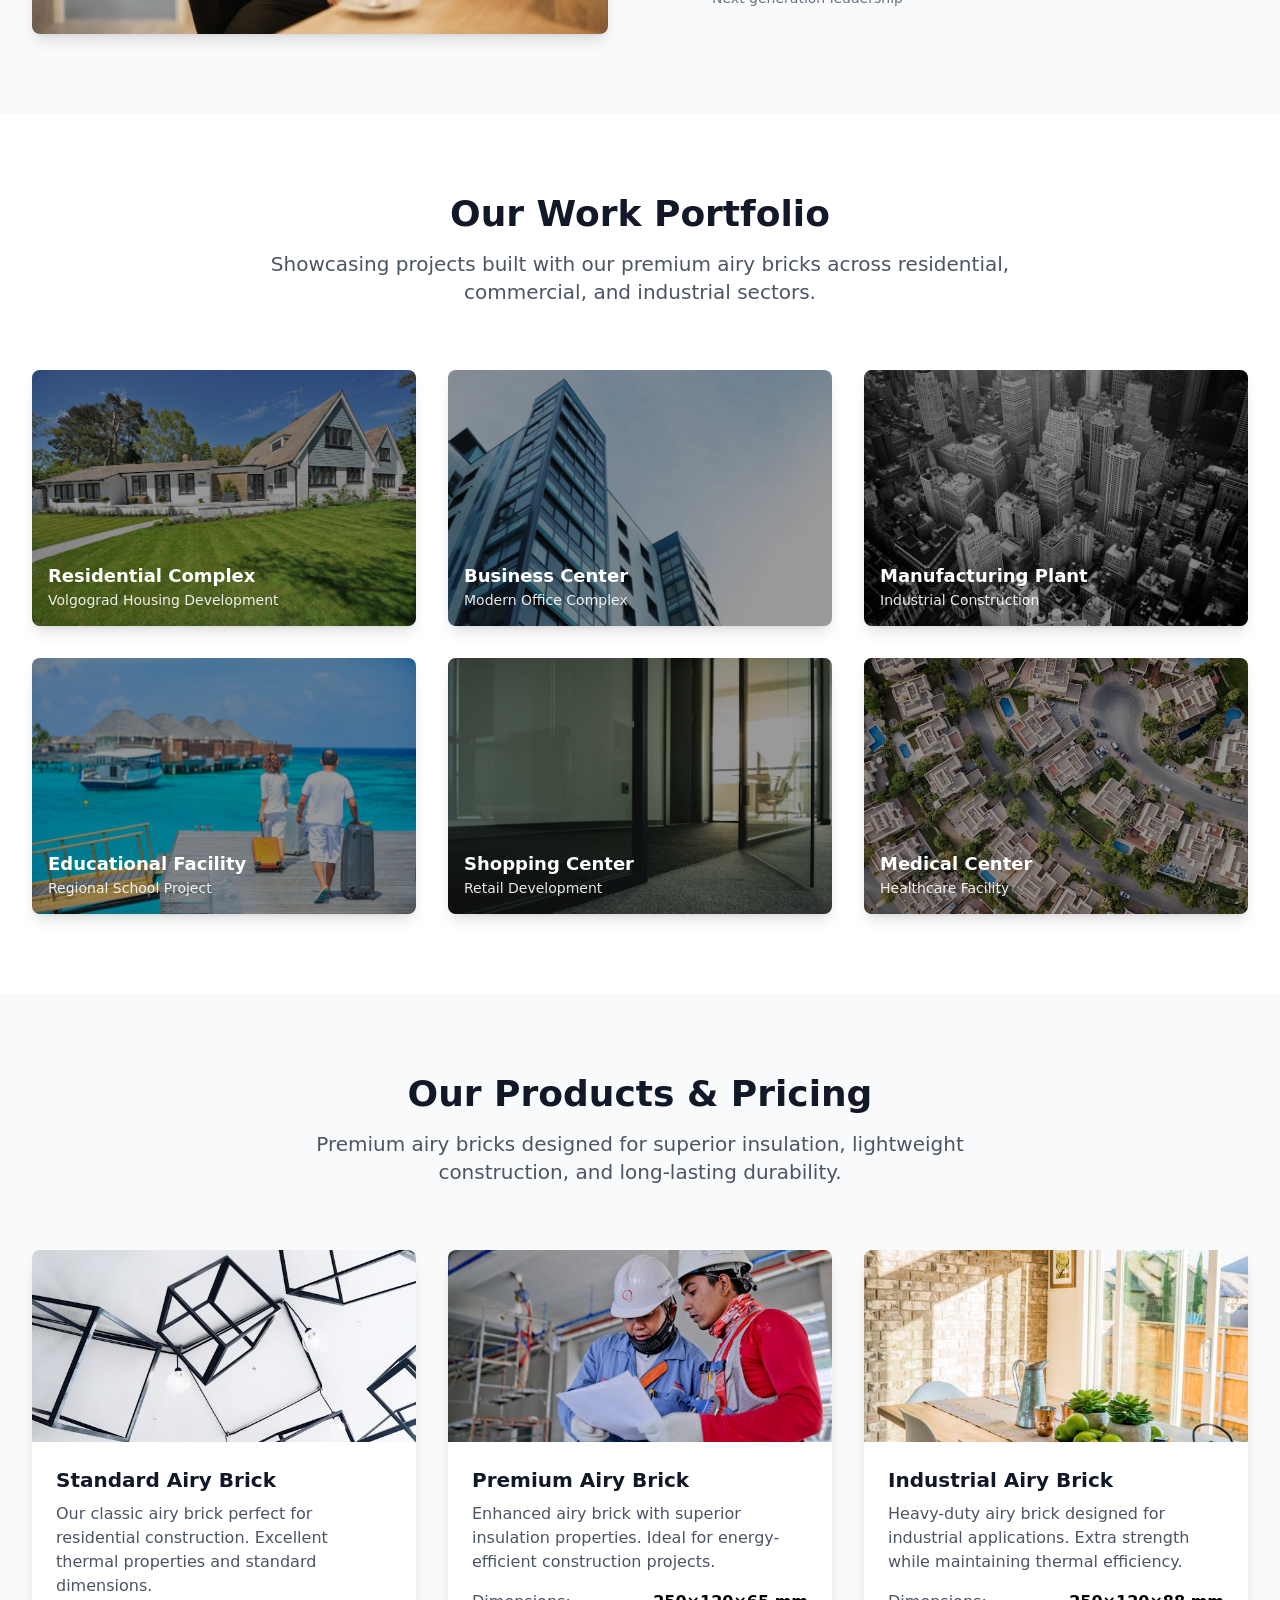
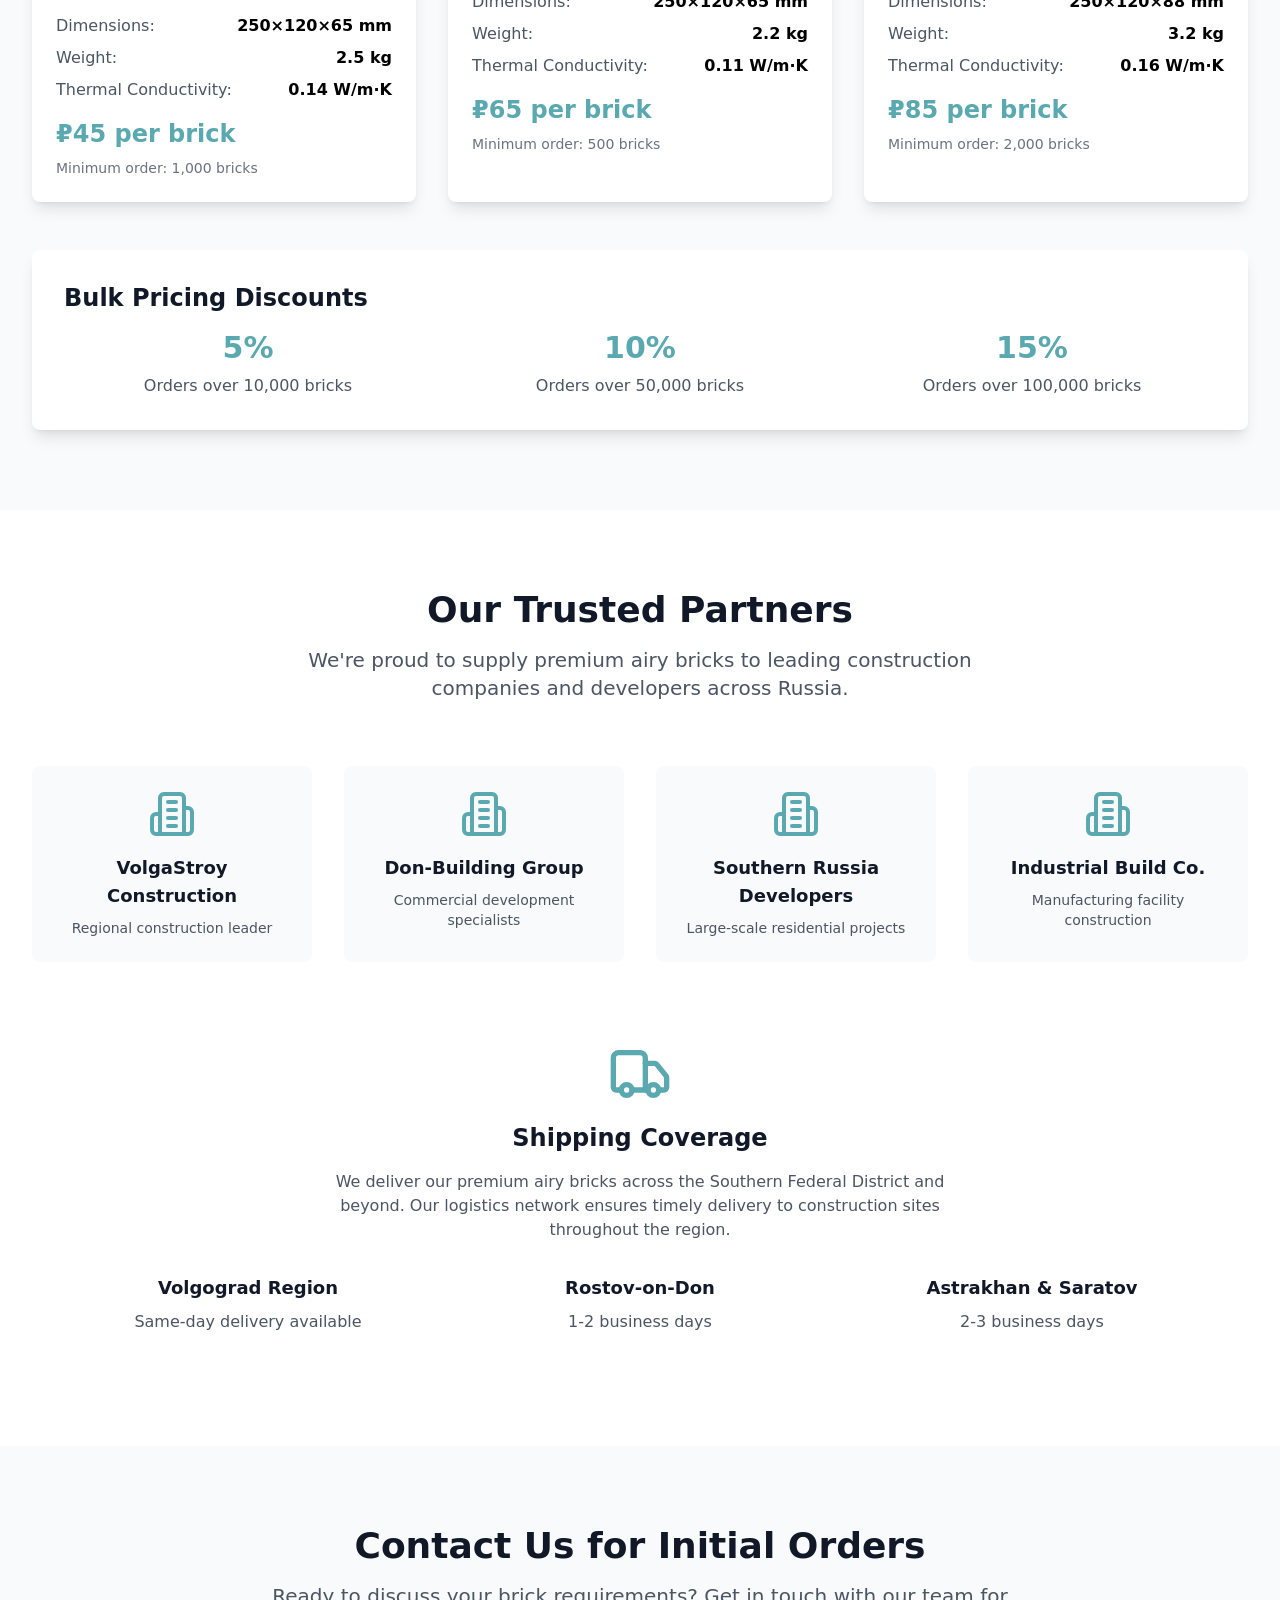
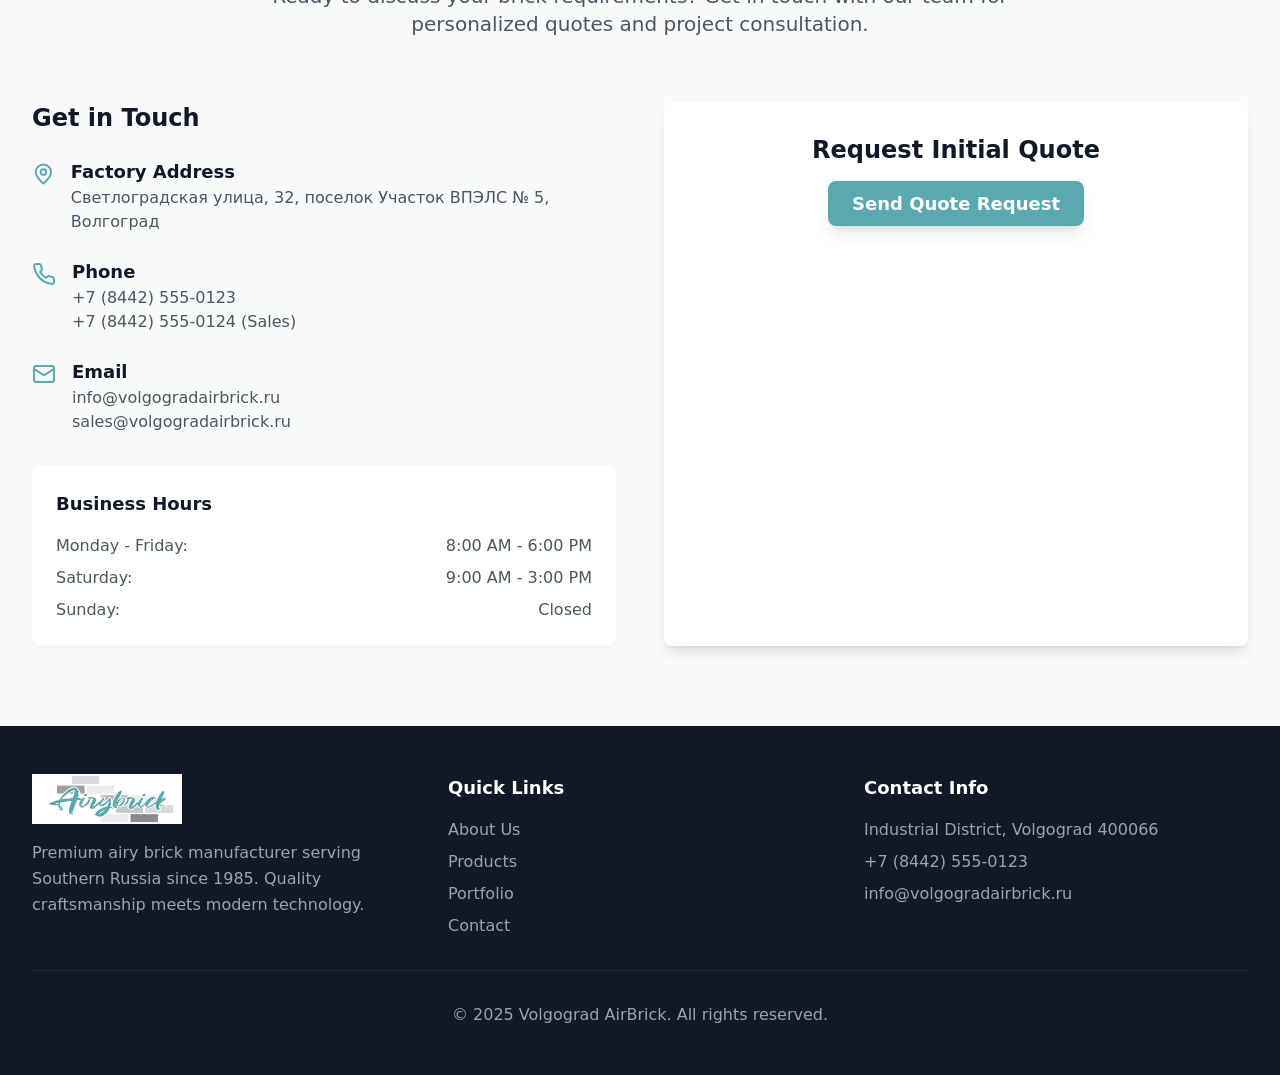
<file: index.en.html>
<!DOCTYPE html>
<!-- saved from url=(0048)https://incandescent-biscuit-660c4b.netlify.app/ -->
<html lang="en">

<head>
  <meta http-equiv="Content-Type" content="text/html; charset=UTF-8">

  <link rel="icon" type="image/svg+xml" href="https://incandescent-biscuit-660c4b.netlify.app/vite.svg">
  <meta name="viewport" content="width=device-width, initial-scale=1.0">
  <title>Airy Brick Factory Website</title>
  <script type="module" crossorigin="" src="./index_files/index-DcbxCIqm.js.download"></script>
  <link rel="stylesheet" crossorigin="" href="./index_files/index-CC1VYzvu.css">
  <style>
    .text-blue-600 {
      color: #5aa8b0 !important;
    }

    .bg-blue-600 {
      background-color: #5aa8b0 !important;
    }

    .hover:text-blue-600 {
      color: #5aa8b0 !important;
    }

    .hover:bg-blue-600 {
      background-color: #5aa8b0 !important;
    }

    html {
      scroll-behavior: smooth;
    }
  </style>
</head>

<body>
  <div id="root">
    <div class="min-h-screen bg-white">
      <nav class="fixed top-0 w-full bg-white/95 backdrop-blur-sm shadow-sm z-50">
        <div class="max-w-7xl mx-auto px-4 sm:px-6 lg:px-8">
          <div class="flex justify-between items-center py-4">
            <div class="flex items-center space-x-2">
              <img src="./index_files/logo2.jpeg" style="width: 150px; height: 50px;" alt="Airy Brick">
            </div>
            <div class="hidden md:flex space-x-8">
              <a href="#home" class="text-gray-700 hover:text-blue-600 transition-colors">Home</a>
              <a href="#about" class="text-gray-700 hover:text-blue-600 transition-colors">About</a>
              <a href="#portfolio" class="text-gray-700 hover:text-blue-600 transition-colors">Portfolio</a>
              <a href="#products" class="text-gray-700 hover:text-blue-600 transition-colors">Products</a>
              <a href="#partners" class="text-gray-700 hover:text-blue-600 transition-colors">Partners</a>
              <a href="#contacts" class="text-gray-700 hover:text-blue-600 transition-colors">Contact</a>
              <a href="index.html" class="text-gray-700 hover:text-blue-600 transition-colors">Русский</a>
            </div>
          </div>
        </div>
      </nav>
      <section id="home" class="pt-20 pb-16 bg-gradient-to-b from-blue-50 to-white">
        <div class="max-w-7xl mx-auto px-4 sm:px-6 lg:px-8">
          <div class="grid md:grid-cols-2 gap-12 items-center">
            <div>
              <h1 class="text-4xl md:text-6xl font-bold text-gray-900 mb-6">
                <div style="vertical-align: inherit;">
                  <div style="vertical-align: inherit;">Premium air bricks
                    from </div>
                </div><span class="text-blue-600">
                  <div style="vertical-align: inherit;">
                    <div style="vertical-align: inherit;">Volgograd</div>
                  </div>
                </span>
              </h1>
              <p class="text-xl text-gray-600 mb-8 leading-relaxed">
              <div style="vertical-align: inherit;">
                <div style="vertical-align: inherit;">Since 2019 we have been creating
                  high quality air
                  bricks that combine traditional craftsmanship with modern technology.
                  Our lungs,
                  durable bricks are the basis of countless construction projects throughout Russia.
                </div>
              </div>
              </p>
              <div class="flex items-center space-x-4 mb-8">
                <div class="flex items-center space-x-2"><svg xmlns="http://www.w3.org/2000/svg" width="24" height="24"
                    viewBox="0 0 24 24" fill="none" stroke="currentColor" stroke-width="2" stroke-linecap="round"
                    stroke-linejoin="round" class="lucide lucide-map-pin h-5 w-5 text-blue-600">
                    <path d="M20 10c0 6-8 12-8 12s-8-6-8-12a8 8 0 0 1 16 0Z"></path>
                    <circle cx="12" cy="10" r="3"></circle>
                  </svg><span class="text-gray-700">
                    <font style="vertical-align: inherit;">
                      <font style="vertical-align: inherit;">Volgograd, Russia</font>
                    </font>
                  </span></div>
                <div class="flex items-center space-x-2"><svg xmlns="http://www.w3.org/2000/svg" width="24" height="24"
                    viewBox="0 0 24 24" fill="none" stroke="currentColor" stroke-width="2" stroke-linecap="round"
                    stroke-linejoin="round" class="lucide lucide-calendar h-5 w-5 text-blue-600">
                    <path d="M8 2v4"></path>
                    <path d="M16 2v4"></path>
                    <rect width="18" height="18" x="3" y="4" rx="2"></rect>
                    <path d="M3 10h18"></path>
                  </svg><span class="text-gray-700">
                    <font style="vertical-align: inherit;">
                      <font style="vertical-align: inherit;">Founded in 2019</font>
                    </font>
                  </span></div>
              </div>
              <button
                class="bg-blue-600 text-white px-8 py-4 rounded-lg text-lg font-semibold hover:bg-blue-700 transition-colors shadow-lg">
                <font style="vertical-align: inherit;">
                  <font style="vertical-align: inherit;">Get
                    calculation of cost</font>
                </font>
              </button>
            </div>
            <div><img src="./index_files/pexels-photo-834892.jpeg" alt="Modern brick construction"
                class="rounded-lg shadow-2xl"></div>
          </div>
        </div>
      </section>
      <section id="about" class="py-20 bg-gray-50">
        <div class="max-w-7xl mx-auto px-4 sm:px-6 lg:px-8">
          <div class="text-center mb-16">
            <h2 class="text-4xl font-bold text-gray-900 mb-4">About Our Factory</h2>
            <p class="text-xl text-gray-600 max-w-3xl mx-auto">Four decades of excellence in brick manufacturing, built
              on family values and innovative techniques.</p>
          </div>
          <div class="grid md:grid-cols-2 gap-16 items-center mb-16">
            <div>
              <h3 class="text-2xl font-bold text-gray-900 mb-6">Our Story</h3>
              <p class="text-gray-600 mb-4 leading-relaxed">Founded in 1985 by the Petrov family, Volgograd AirBrick
                began as a small operation with a big vision: to create the highest quality airy bricks in Southern
                Russia. What started with traditional kilns and hand-crafted processes has evolved into a modern
                facility that still maintains the artisanal quality our customers expect.</p>
              <p class="text-gray-600 mb-6 leading-relaxed">Our airy bricks are known for their exceptional thermal
                insulation properties, lightweight construction, and durability that stands the test of time. Each brick
                is carefully crafted using locally sourced clay and our proprietary aeration process.</p>
              <div class="flex items-center space-x-4"><svg xmlns="http://www.w3.org/2000/svg" width="24" height="24"
                  viewBox="0 0 24 24" fill="none" stroke="currentColor" stroke-width="2" stroke-linecap="round"
                  stroke-linejoin="round" class="lucide lucide-award h-8 w-8 text-blue-600">
                  <circle cx="12" cy="8" r="6"></circle>
                  <path d="M15.477 12.89 17 22l-5-3-5 3 1.523-9.11"></path>
                </svg><span class="text-gray-700 font-semibold">ISO 9001 Certified Quality</span></div>
            </div>
            <div><img src="./index_files/pexels-photo-1078884.jpeg" alt="Brick manufacturing process"
                class="rounded-lg shadow-lg"></div>
          </div>
          <div class="grid md:grid-cols-2 gap-16 items-center">
            <div class="order-2 md:order-1"><img src="./index_files/pexels-photo-3760263.jpeg" alt="Factory founders"
                class="rounded-lg shadow-lg"></div>
            <div class="order-1 md:order-2">
              <h3 class="text-2xl font-bold text-gray-900 mb-6">Meet the Founders</h3>
              <div class="space-y-6">
                <div class="flex items-start space-x-4"><svg xmlns="http://www.w3.org/2000/svg" width="24" height="24"
                    viewBox="0 0 24 24" fill="none" stroke="currentColor" stroke-width="2" stroke-linecap="round"
                    stroke-linejoin="round" class="lucide lucide-users h-6 w-6 text-blue-600 mt-1">
                    <path d="M16 21v-2a4 4 0 0 0-4-4H6a4 4 0 0 0-4 4v2"></path>
                    <circle cx="9" cy="7" r="4"></circle>
                    <path d="M22 21v-2a4 4 0 0 0-3-3.87"></path>
                    <path d="M16 3.13a4 4 0 0 1 0 7.75"></path>
                  </svg>
                  <div>
                    <h4 class="text-lg font-semibold text-gray-900">Алекси XXXXXXX</h4>
                    <p class="text-gray-600">Founder &amp; Master Craftsman</p>
                    <p class="text-sm text-gray-500 mt-1">10+ years of brick-making expertise</p>
                  </div>
                </div>
                <div class="flex items-start space-x-4"><svg xmlns="http://www.w3.org/2000/svg" width="24" height="24"
                    viewBox="0 0 24 24" fill="none" stroke="currentColor" stroke-width="2" stroke-linecap="round"
                    stroke-linejoin="round" class="lucide lucide-users h-6 w-6 text-blue-600 mt-1">
                    <path d="M16 21v-2a4 4 0 0 0-4-4H6a4 4 0 0 0-4 4v2"></path>
                    <circle cx="9" cy="7" r="4"></circle>
                    <path d="M22 21v-2a4 4 0 0 0-3-3.87"></path>
                    <path d="M16 3.13a4 4 0 0 1 0 7.75"></path>
                  </svg>
                  <div>
                    <h4 class="text-lg font-semibold text-gray-900">Никита XXXXX</h4>
                    <p class="text-gray-600">Co-Founder &amp; Quality Director</p>
                    <p class="text-sm text-gray-500 mt-1">Ensures every brick meets our high standards</p>
                  </div>
                </div>
                <div class="flex items-start space-x-4"><svg xmlns="http://www.w3.org/2000/svg" width="24" height="24"
                    viewBox="0 0 24 24" fill="none" stroke="currentColor" stroke-width="2" stroke-linecap="round"
                    stroke-linejoin="round" class="lucide lucide-users h-6 w-6 text-blue-600 mt-1">
                    <path d="M16 21v-2a4 4 0 0 0-4-4H6a4 4 0 0 0-4 4v2"></path>
                    <circle cx="9" cy="7" r="4"></circle>
                    <path d="M22 21v-2a4 4 0 0 0-3-3.87"></path>
                    <path d="M16 3.13a4 4 0 0 1 0 7.75"></path>
                  </svg>
                  <div>
                    <h4 class="text-lg font-semibold text-gray-900">Dmitri Petrov</h4>
                    <p class="text-gray-600">Operations Manager</p>
                    <p class="text-sm text-gray-500 mt-1">Next generation leadership</p>
                  </div>
                </div>
              </div>
            </div>
          </div>
        </div>
      </section>
      <section id="portfolio" class="py-20 bg-white">
        <div class="max-w-7xl mx-auto px-4 sm:px-6 lg:px-8">
          <div class="text-center mb-16">
            <h2 class="text-4xl font-bold text-gray-900 mb-4">Our Work Portfolio</h2>
            <p class="text-xl text-gray-600 max-w-3xl mx-auto">Showcasing projects built with our premium airy bricks
              across residential, commercial, and industrial sectors.</p>
          </div>
          <div class="grid md:grid-cols-2 lg:grid-cols-3 gap-8">
            <div class="group cursor-pointer">
              <div class="relative overflow-hidden rounded-lg shadow-lg"><img
                  src="./index_files/pexels-photo-280229.jpeg" alt="Residential complex"
                  class="w-full h-64 object-cover group-hover:scale-105 transition-transform duration-300">
                <div
                  class="absolute inset-0 bg-black bg-opacity-40 group-hover:bg-opacity-30 transition-all duration-300">
                </div>
                <div class="absolute bottom-4 left-4 right-4">
                  <h3 class="text-white text-lg font-semibold">Residential Complex</h3>
                  <p class="text-white text-sm opacity-90">Volgograd Housing Development</p>
                </div>
              </div>
            </div>
            <div class="group cursor-pointer">
              <div class="relative overflow-hidden rounded-lg shadow-lg"><img
                  src="./index_files/pexels-photo-323705.jpeg" alt="Office building"
                  class="w-full h-64 object-cover group-hover:scale-105 transition-transform duration-300">
                <div
                  class="absolute inset-0 bg-black bg-opacity-40 group-hover:bg-opacity-30 transition-all duration-300">
                </div>
                <div class="absolute bottom-4 left-4 right-4">
                  <h3 class="text-white text-lg font-semibold">Business Center</h3>
                  <p class="text-white text-sm opacity-90">Modern Office Complex</p>
                </div>
              </div>
            </div>
            <div class="group cursor-pointer">
              <div class="relative overflow-hidden rounded-lg shadow-lg"><img
                  src="./index_files/pexels-photo-1105766.jpeg" alt="Industrial facility"
                  class="w-full h-64 object-cover group-hover:scale-105 transition-transform duration-300">
                <div
                  class="absolute inset-0 bg-black bg-opacity-40 group-hover:bg-opacity-30 transition-all duration-300">
                </div>
                <div class="absolute bottom-4 left-4 right-4">
                  <h3 class="text-white text-lg font-semibold">Manufacturing Plant</h3>
                  <p class="text-white text-sm opacity-90">Industrial Construction</p>
                </div>
              </div>
            </div>
            <div class="group cursor-pointer">
              <div class="relative overflow-hidden rounded-lg shadow-lg"><img
                  src="./index_files/pexels-photo-1268855.jpeg" alt="School building"
                  class="w-full h-64 object-cover group-hover:scale-105 transition-transform duration-300">
                <div
                  class="absolute inset-0 bg-black bg-opacity-40 group-hover:bg-opacity-30 transition-all duration-300">
                </div>
                <div class="absolute bottom-4 left-4 right-4">
                  <h3 class="text-white text-lg font-semibold">Educational Facility</h3>
                  <p class="text-white text-sm opacity-90">Regional School Project</p>
                </div>
              </div>
            </div>
            <div class="group cursor-pointer">
              <div class="relative overflow-hidden rounded-lg shadow-lg"><img
                  src="./index_files/pexels-photo-1098982.jpeg" alt="Retail complex"
                  class="w-full h-64 object-cover group-hover:scale-105 transition-transform duration-300">
                <div
                  class="absolute inset-0 bg-black bg-opacity-40 group-hover:bg-opacity-30 transition-all duration-300">
                </div>
                <div class="absolute bottom-4 left-4 right-4">
                  <h3 class="text-white text-lg font-semibold">Shopping Center</h3>
                  <p class="text-white text-sm opacity-90">Retail Development</p>
                </div>
              </div>
            </div>
            <div class="group cursor-pointer">
              <div class="relative overflow-hidden rounded-lg shadow-lg"><img
                  src="./index_files/pexels-photo-1642125.jpeg" alt="Hospital construction"
                  class="w-full h-64 object-cover group-hover:scale-105 transition-transform duration-300">
                <div
                  class="absolute inset-0 bg-black bg-opacity-40 group-hover:bg-opacity-30 transition-all duration-300">
                </div>
                <div class="absolute bottom-4 left-4 right-4">
                  <h3 class="text-white text-lg font-semibold">Medical Center</h3>
                  <p class="text-white text-sm opacity-90">Healthcare Facility</p>
                </div>
              </div>
            </div>
          </div>
        </div>
      </section>
      <section id="products" class="py-20 bg-gray-50">
        <div class="max-w-7xl mx-auto px-4 sm:px-6 lg:px-8">
          <div class="text-center mb-16">
            <h2 class="text-4xl font-bold text-gray-900 mb-4">Our Products &amp; Pricing</h2>
            <p class="text-xl text-gray-600 max-w-3xl mx-auto">Premium airy bricks designed for superior insulation,
              lightweight construction, and long-lasting durability.</p>
          </div>
          <div class="grid md:grid-cols-2 lg:grid-cols-3 gap-8">
            <div class="bg-white rounded-lg shadow-lg overflow-hidden"><img
                src="./index_files/pexels-photo-1005644.jpeg" alt="Standard airy brick"
                class="w-full h-48 object-cover">
              <div class="p-6">
                <h3 class="text-xl font-bold text-gray-900 mb-2">Standard Airy Brick</h3>
                <p class="text-gray-600 mb-4">Our classic airy brick perfect for residential construction. Excellent
                  thermal properties and standard dimensions.</p>
                <div class="space-y-2 mb-4">
                  <div class="flex justify-between"><span class="text-gray-600">Dimensions:</span><span
                      class="font-semibold">250×120×65 mm</span></div>
                  <div class="flex justify-between"><span class="text-gray-600">Weight:</span><span
                      class="font-semibold">2.5 kg</span></div>
                  <div class="flex justify-between"><span class="text-gray-600">Thermal Conductivity:</span><span
                      class="font-semibold">0.14 W/m·K</span></div>
                </div>
                <div class="text-2xl font-bold text-blue-600 mb-2">₽45 per brick</div>
                <p class="text-sm text-gray-500">Minimum order: 1,000 bricks</p>
              </div>
            </div>
            <div class="bg-white rounded-lg shadow-lg overflow-hidden"><img
                src="./index_files/pexels-photo-1216589.jpeg" alt="Premium airy brick" class="w-full h-48 object-cover">
              <div class="p-6">
                <h3 class="text-xl font-bold text-gray-900 mb-2">Premium Airy Brick</h3>
                <p class="text-gray-600 mb-4">Enhanced airy brick with superior insulation properties. Ideal for
                  energy-efficient construction projects.</p>
                <div class="space-y-2 mb-4">
                  <div class="flex justify-between"><span class="text-gray-600">Dimensions:</span><span
                      class="font-semibold">250×120×65 mm</span></div>
                  <div class="flex justify-between"><span class="text-gray-600">Weight:</span><span
                      class="font-semibold">2.2 kg</span></div>
                  <div class="flex justify-between"><span class="text-gray-600">Thermal Conductivity:</span><span
                      class="font-semibold">0.11 W/m·K</span></div>
                </div>
                <div class="text-2xl font-bold text-blue-600 mb-2">₽65 per brick</div>
                <p class="text-sm text-gray-500">Minimum order: 500 bricks</p>
              </div>
            </div>
            <div class="bg-white rounded-lg shadow-lg overflow-hidden"><img
                src="./index_files/pexels-photo-1080696.jpeg" alt="Industrial airy brick"
                class="w-full h-48 object-cover">
              <div class="p-6">
                <h3 class="text-xl font-bold text-gray-900 mb-2">Industrial Airy Brick</h3>
                <p class="text-gray-600 mb-4">Heavy-duty airy brick designed for industrial applications. Extra strength
                  while maintaining thermal efficiency.</p>
                <div class="space-y-2 mb-4">
                  <div class="flex justify-between"><span class="text-gray-600">Dimensions:</span><span
                      class="font-semibold">250×120×88 mm</span></div>
                  <div class="flex justify-between"><span class="text-gray-600">Weight:</span><span
                      class="font-semibold">3.2 kg</span></div>
                  <div class="flex justify-between"><span class="text-gray-600">Thermal Conductivity:</span><span
                      class="font-semibold">0.16 W/m·K</span></div>
                </div>
                <div class="text-2xl font-bold text-blue-600 mb-2">₽85 per brick</div>
                <p class="text-sm text-gray-500">Minimum order: 2,000 bricks</p>
              </div>
            </div>
          </div>
          <div class="mt-12 bg-white rounded-lg shadow-lg p-8">
            <h3 class="text-2xl font-bold text-gray-900 mb-4">Bulk Pricing Discounts</h3>
            <div class="grid md:grid-cols-3 gap-6">
              <div class="text-center">
                <div class="text-3xl font-bold text-blue-600 mb-2">5%</div>
                <p class="text-gray-600">Orders over 10,000 bricks</p>
              </div>
              <div class="text-center">
                <div class="text-3xl font-bold text-blue-600 mb-2">10%</div>
                <p class="text-gray-600">Orders over 50,000 bricks</p>
              </div>
              <div class="text-center">
                <div class="text-3xl font-bold text-blue-600 mb-2">15%</div>
                <p class="text-gray-600">Orders over 100,000 bricks</p>
              </div>
            </div>
          </div>
        </div>
      </section>
      <section id="partners" class="py-20 bg-white">
        <div class="max-w-7xl mx-auto px-4 sm:px-6 lg:px-8">
          <div class="text-center mb-16">
            <h2 class="text-4xl font-bold text-gray-900 mb-4">Our Trusted Partners</h2>
            <p class="text-xl text-gray-600 max-w-3xl mx-auto">We're proud to supply premium airy bricks to leading
              construction companies and developers across Russia.</p>
          </div>
          <div class="grid md:grid-cols-2 lg:grid-cols-4 gap-8 mb-12">
            <div class="bg-gray-50 rounded-lg p-6 text-center hover:shadow-lg transition-shadow"><svg
                xmlns="http://www.w3.org/2000/svg" width="24" height="24" viewBox="0 0 24 24" fill="none"
                stroke="currentColor" stroke-width="2" stroke-linecap="round" stroke-linejoin="round"
                class="lucide lucide-building2 h-12 w-12 text-blue-600 mx-auto mb-4">
                <path d="M6 22V4a2 2 0 0 1 2-2h8a2 2 0 0 1 2 2v18Z"></path>
                <path d="M6 12H4a2 2 0 0 0-2 2v6a2 2 0 0 0 2 2h2"></path>
                <path d="M18 9h2a2 2 0 0 1 2 2v9a2 2 0 0 1-2 2h-2"></path>
                <path d="M10 6h4"></path>
                <path d="M10 10h4"></path>
                <path d="M10 14h4"></path>
                <path d="M10 18h4"></path>
              </svg>
              <h3 class="text-lg font-semibold text-gray-900 mb-2">VolgaStroy Construction</h3>
              <p class="text-gray-600 text-sm">Regional construction leader</p>
            </div>
            <div class="bg-gray-50 rounded-lg p-6 text-center hover:shadow-lg transition-shadow"><svg
                xmlns="http://www.w3.org/2000/svg" width="24" height="24" viewBox="0 0 24 24" fill="none"
                stroke="currentColor" stroke-width="2" stroke-linecap="round" stroke-linejoin="round"
                class="lucide lucide-building2 h-12 w-12 text-blue-600 mx-auto mb-4">
                <path d="M6 22V4a2 2 0 0 1 2-2h8a2 2 0 0 1 2 2v18Z"></path>
                <path d="M6 12H4a2 2 0 0 0-2 2v6a2 2 0 0 0 2 2h2"></path>
                <path d="M18 9h2a2 2 0 0 1 2 2v9a2 2 0 0 1-2 2h-2"></path>
                <path d="M10 6h4"></path>
                <path d="M10 10h4"></path>
                <path d="M10 14h4"></path>
                <path d="M10 18h4"></path>
              </svg>
              <h3 class="text-lg font-semibold text-gray-900 mb-2">Don-Building Group</h3>
              <p class="text-gray-600 text-sm">Commercial development specialists</p>
            </div>
            <div class="bg-gray-50 rounded-lg p-6 text-center hover:shadow-lg transition-shadow"><svg
                xmlns="http://www.w3.org/2000/svg" width="24" height="24" viewBox="0 0 24 24" fill="none"
                stroke="currentColor" stroke-width="2" stroke-linecap="round" stroke-linejoin="round"
                class="lucide lucide-building2 h-12 w-12 text-blue-600 mx-auto mb-4">
                <path d="M6 22V4a2 2 0 0 1 2-2h8a2 2 0 0 1 2 2v18Z"></path>
                <path d="M6 12H4a2 2 0 0 0-2 2v6a2 2 0 0 0 2 2h2"></path>
                <path d="M18 9h2a2 2 0 0 1 2 2v9a2 2 0 0 1-2 2h-2"></path>
                <path d="M10 6h4"></path>
                <path d="M10 10h4"></path>
                <path d="M10 14h4"></path>
                <path d="M10 18h4"></path>
              </svg>
              <h3 class="text-lg font-semibold text-gray-900 mb-2">Southern Russia Developers</h3>
              <p class="text-gray-600 text-sm">Large-scale residential projects</p>
            </div>
            <div class="bg-gray-50 rounded-lg p-6 text-center hover:shadow-lg transition-shadow"><svg
                xmlns="http://www.w3.org/2000/svg" width="24" height="24" viewBox="0 0 24 24" fill="none"
                stroke="currentColor" stroke-width="2" stroke-linecap="round" stroke-linejoin="round"
                class="lucide lucide-building2 h-12 w-12 text-blue-600 mx-auto mb-4">
                <path d="M6 22V4a2 2 0 0 1 2-2h8a2 2 0 0 1 2 2v18Z"></path>
                <path d="M6 12H4a2 2 0 0 0-2 2v6a2 2 0 0 0 2 2h2"></path>
                <path d="M18 9h2a2 2 0 0 1 2 2v9a2 2 0 0 1-2 2h-2"></path>
                <path d="M10 6h4"></path>
                <path d="M10 10h4"></path>
                <path d="M10 14h4"></path>
                <path d="M10 18h4"></path>
              </svg>
              <h3 class="text-lg font-semibold text-gray-900 mb-2">Industrial Build Co.</h3>
              <p class="text-gray-600 text-sm">Manufacturing facility construction</p>
            </div>
          </div>
          <div class="bg-blue-50 rounded-lg p-8">
            <div class="text-center mb-8"><svg xmlns="http://www.w3.org/2000/svg" width="24" height="24"
                viewBox="0 0 24 24" fill="none" stroke="currentColor" stroke-width="2" stroke-linecap="round"
                stroke-linejoin="round" class="lucide lucide-truck h-16 w-16 text-blue-600 mx-auto mb-4">
                <path d="M14 18V6a2 2 0 0 0-2-2H4a2 2 0 0 0-2 2v11a1 1 0 0 0 1 1h2"></path>
                <path d="M15 18H9"></path>
                <path d="M19 18h2a1 1 0 0 0 1-1v-3.65a1 1 0 0 0-.22-.624l-3.48-4.35A1 1 0 0 0 17.52 8H14"></path>
                <circle cx="17" cy="18" r="2"></circle>
                <circle cx="7" cy="18" r="2"></circle>
              </svg>
              <h3 class="text-2xl font-bold text-gray-900 mb-4">Shipping Coverage</h3>
              <p class="text-gray-600 max-w-2xl mx-auto">We deliver our premium airy bricks across the Southern Federal
                District and beyond. Our logistics network ensures timely delivery to construction sites throughout the
                region.</p>
            </div>
            <div class="grid md:grid-cols-3 gap-6 text-center">
              <div>
                <h4 class="text-lg font-semibold text-gray-900 mb-2">Volgograd Region</h4>
                <p class="text-gray-600">Same-day delivery available</p>
              </div>
              <div>
                <h4 class="text-lg font-semibold text-gray-900 mb-2">Rostov-on-Don</h4>
                <p class="text-gray-600">1-2 business days</p>
              </div>
              <div>
                <h4 class="text-lg font-semibold text-gray-900 mb-2">Astrakhan &amp; Saratov</h4>
                <p class="text-gray-600">2-3 business days</p>
              </div>
            </div>
          </div>
        </div>
      </section>
      <section id="contact" class="py-20 bg-gray-50">
        <div class="max-w-7xl mx-auto px-4 sm:px-6 lg:px-8">
          <div class="text-center mb-16">
            <h2 class="text-4xl font-bold text-gray-900 mb-4">Contact Us for Initial Orders</h2>
            <p class="text-xl text-gray-600 max-w-3xl mx-auto">Ready to discuss your brick requirements? Get in touch
              with our team for personalized quotes and project consultation.</p>
          </div>
          <div class="grid lg:grid-cols-2 gap-12">
            <div>
              <h3 class="text-2xl font-bold text-gray-900 mb-6">Get in Touch</h3>
              <div class="space-y-6">
                <div class="flex items-start space-x-4"><svg xmlns="http://www.w3.org/2000/svg" width="24" height="24"
                    viewBox="0 0 24 24" fill="none" stroke="currentColor" stroke-width="2" stroke-linecap="round"
                    stroke-linejoin="round" class="lucide lucide-map-pin h-6 w-6 text-blue-600 mt-1">
                    <path d="M20 10c0 6-8 12-8 12s-8-6-8-12a8 8 0 0 1 16 0Z"></path>
                    <circle cx="12" cy="10" r="3"></circle>
                  </svg>
                  <div>
                    <h4 class="text-lg font-semibold text-gray-900">Factory Address</h4>
                    <p class="text-gray-600">Светлоградская улица, 32, поселок Участок ВПЭЛС № 5, Волгоград</p>
                  </div>
                </div>
                <div class="flex items-start space-x-4"><svg xmlns="http://www.w3.org/2000/svg" width="24" height="24"
                    viewBox="0 0 24 24" fill="none" stroke="currentColor" stroke-width="2" stroke-linecap="round"
                    stroke-linejoin="round" class="lucide lucide-phone h-6 w-6 text-blue-600 mt-1">
                    <path
                      d="M22 16.92v3a2 2 0 0 1-2.18 2 19.79 19.79 0 0 1-8.63-3.07 19.5 19.5 0 0 1-6-6 19.79 19.79 0 0 1-3.07-8.67A2 2 0 0 1 4.11 2h3a2 2 0 0 1 2 1.72 12.84 12.84 0 0 0 .7 2.81 2 2 0 0 1-.45 2.11L8.09 9.91a16 16 0 0 0 6 6l1.27-1.27a2 2 0 0 1 2.11-.45 12.84 12.84 0 0 0 2.81.7A2 2 0 0 1 22 16.92z">
                    </path>
                  </svg>
                  <div>
                    <h4 class="text-lg font-semibold text-gray-900">Phone</h4>
                    <p class="text-gray-600">+7 (8442) 555-0123</p>
                    <p class="text-gray-600">+7 (8442) 555-0124 (Sales)</p>
                  </div>
                </div>
                <div class="flex items-start space-x-4"><svg xmlns="http://www.w3.org/2000/svg" width="24" height="24"
                    viewBox="0 0 24 24" fill="none" stroke="currentColor" stroke-width="2" stroke-linecap="round"
                    stroke-linejoin="round" class="lucide lucide-mail h-6 w-6 text-blue-600 mt-1">
                    <rect width="20" height="16" x="2" y="4" rx="2"></rect>
                    <path d="m22 7-8.97 5.7a1.94 1.94 0 0 1-2.06 0L2 7"></path>
                  </svg>
                  <div>
                    <h4 class="text-lg font-semibold text-gray-900">Email</h4>
                    <p class="text-gray-600">info@volgogradairbrick.ru</p>
                    <p class="text-gray-600">sales@volgogradairbrick.ru</p>
                  </div>
                </div>
              </div>
              <div class="mt-8 p-6 bg-white rounded-lg shadow-sm">
                <h4 class="text-lg font-semibold text-gray-900 mb-4">Business Hours</h4>
                <div class="space-y-2 text-gray-600">
                  <div class="flex justify-between"><span>Monday - Friday:</span><span>8:00 AM - 6:00 PM</span></div>
                  <div class="flex justify-between"><span>Saturday:</span><span>9:00 AM - 3:00 PM</span></div>
                  <div class="flex justify-between"><span>Sunday:</span><span>Closed</span></div>
                </div>
              </div>
            </div>
            <div class="bg-white rounded-lg shadow-lg p-8 text-center ">
              <h3 class="text-2xl font-bold text-gray-900 mb-6">Request Initial Quote</h3>
              <a href="https://wa.me/79180000000"
                class="w-full bg-blue-600 text-white py-3 px-6 rounded-lg text-lg font-semibold hover:bg-blue-700 transition-colors shadow-lg">Send
                Quote Request</a>
            </div>
          </div>
        </div>
      </section>
      <footer class="bg-gray-900 text-white py-12">
        <div class="max-w-7xl mx-auto px-4 sm:px-6 lg:px-8">
          <div class="grid md:grid-cols-3 gap-8">
            <div>
              <div class="flex items-center space-x-2 mb-4">
                <img src="./index_files/logo2.jpeg" style="width: 150px; height: 50px;" alt="Airy Brick">
              </div>
              <p class="text-gray-400 leading-relaxed">Premium airy brick manufacturer serving Southern Russia since
                1985. Quality craftsmanship meets modern technology.</p>
            </div>
            <div>
              <h4 class="text-lg font-semibold mb-4">Quick Links</h4>
              <div class="space-y-2"><button class="block text-gray-400 hover:text-white transition-colors">About
                  Us</button><button
                  class="block text-gray-400 hover:text-white transition-colors">Products</button><button
                  class="block text-gray-400 hover:text-white transition-colors">Portfolio</button><button
                  class="block text-gray-400 hover:text-white transition-colors">Contact</button></div>
            </div>
            <div>
              <h4 class="text-lg font-semibold mb-4">Contact Info</h4>
              <div class="space-y-2 text-gray-400">
                <p>Industrial District, Volgograd 400066</p>
                <p>+7 (8442) 555-0123</p>
                <p>info@volgogradairbrick.ru</p>
              </div>
            </div>
          </div>
          <div class="border-t border-gray-800 mt-8 pt-8 text-center text-gray-400">
            <p>© 2025 Volgograd AirBrick. All rights reserved.</p>
          </div>
        </div>
      </footer>
    </div>
  </div>


</body>

</html>
</file>
<file: index_files/index-CC1VYzvu.css>
*,:before,:after{--tw-border-spacing-x: 0;--tw-border-spacing-y: 0;--tw-translate-x: 0;--tw-translate-y: 0;--tw-rotate: 0;--tw-skew-x: 0;--tw-skew-y: 0;--tw-scale-x: 1;--tw-scale-y: 1;--tw-pan-x: ;--tw-pan-y: ;--tw-pinch-zoom: ;--tw-scroll-snap-strictness: proximity;--tw-gradient-from-position: ;--tw-gradient-via-position: ;--tw-gradient-to-position: ;--tw-ordinal: ;--tw-slashed-zero: ;--tw-numeric-figure: ;--tw-numeric-spacing: ;--tw-numeric-fraction: ;--tw-ring-inset: ;--tw-ring-offset-width: 0px;--tw-ring-offset-color: #fff;--tw-ring-color: rgb(59 130 246 / .5);--tw-ring-offset-shadow: 0 0 #0000;--tw-ring-shadow: 0 0 #0000;--tw-shadow: 0 0 #0000;--tw-shadow-colored: 0 0 #0000;--tw-blur: ;--tw-brightness: ;--tw-contrast: ;--tw-grayscale: ;--tw-hue-rotate: ;--tw-invert: ;--tw-saturate: ;--tw-sepia: ;--tw-drop-shadow: ;--tw-backdrop-blur: ;--tw-backdrop-brightness: ;--tw-backdrop-contrast: ;--tw-backdrop-grayscale: ;--tw-backdrop-hue-rotate: ;--tw-backdrop-invert: ;--tw-backdrop-opacity: ;--tw-backdrop-saturate: ;--tw-backdrop-sepia: ;--tw-contain-size: ;--tw-contain-layout: ;--tw-contain-paint: ;--tw-contain-style: }::backdrop{--tw-border-spacing-x: 0;--tw-border-spacing-y: 0;--tw-translate-x: 0;--tw-translate-y: 0;--tw-rotate: 0;--tw-skew-x: 0;--tw-skew-y: 0;--tw-scale-x: 1;--tw-scale-y: 1;--tw-pan-x: ;--tw-pan-y: ;--tw-pinch-zoom: ;--tw-scroll-snap-strictness: proximity;--tw-gradient-from-position: ;--tw-gradient-via-position: ;--tw-gradient-to-position: ;--tw-ordinal: ;--tw-slashed-zero: ;--tw-numeric-figure: ;--tw-numeric-spacing: ;--tw-numeric-fraction: ;--tw-ring-inset: ;--tw-ring-offset-width: 0px;--tw-ring-offset-color: #fff;--tw-ring-color: rgb(59 130 246 / .5);--tw-ring-offset-shadow: 0 0 #0000;--tw-ring-shadow: 0 0 #0000;--tw-shadow: 0 0 #0000;--tw-shadow-colored: 0 0 #0000;--tw-blur: ;--tw-brightness: ;--tw-contrast: ;--tw-grayscale: ;--tw-hue-rotate: ;--tw-invert: ;--tw-saturate: ;--tw-sepia: ;--tw-drop-shadow: ;--tw-backdrop-blur: ;--tw-backdrop-brightness: ;--tw-backdrop-contrast: ;--tw-backdrop-grayscale: ;--tw-backdrop-hue-rotate: ;--tw-backdrop-invert: ;--tw-backdrop-opacity: ;--tw-backdrop-saturate: ;--tw-backdrop-sepia: ;--tw-contain-size: ;--tw-contain-layout: ;--tw-contain-paint: ;--tw-contain-style: }*,:before,:after{box-sizing:border-box;border-width:0;border-style:solid;border-color:#e5e7eb}:before,:after{--tw-content: ""}html,:host{line-height:1.5;-webkit-text-size-adjust:100%;-moz-tab-size:4;-o-tab-size:4;tab-size:4;font-family:ui-sans-serif,system-ui,sans-serif,"Apple Color Emoji","Segoe UI Emoji",Segoe UI Symbol,"Noto Color Emoji";font-feature-settings:normal;font-variation-settings:normal;-webkit-tap-highlight-color:transparent}body{margin:0;line-height:inherit}hr{height:0;color:inherit;border-top-width:1px}abbr:where([title]){-webkit-text-decoration:underline dotted;text-decoration:underline dotted}h1,h2,h3,h4,h5,h6{font-size:inherit;font-weight:inherit}a{color:inherit;text-decoration:inherit}b,strong{font-weight:bolder}code,kbd,samp,pre{font-family:ui-monospace,SFMono-Regular,Menlo,Monaco,Consolas,Liberation Mono,Courier New,monospace;font-feature-settings:normal;font-variation-settings:normal;font-size:1em}small{font-size:80%}sub,sup{font-size:75%;line-height:0;position:relative;vertical-align:baseline}sub{bottom:-.25em}sup{top:-.5em}table{text-indent:0;border-color:inherit;border-collapse:collapse}button,input,optgroup,select,textarea{font-family:inherit;font-feature-settings:inherit;font-variation-settings:inherit;font-size:100%;font-weight:inherit;line-height:inherit;letter-spacing:inherit;color:inherit;margin:0;padding:0}button,select{text-transform:none}button,input:where([type=button]),input:where([type=reset]),input:where([type=submit]){-webkit-appearance:button;background-color:transparent;background-image:none}:-moz-focusring{outline:auto}:-moz-ui-invalid{box-shadow:none}progress{vertical-align:baseline}::-webkit-inner-spin-button,::-webkit-outer-spin-button{height:auto}[type=search]{-webkit-appearance:textfield;outline-offset:-2px}::-webkit-search-decoration{-webkit-appearance:none}::-webkit-file-upload-button{-webkit-appearance:button;font:inherit}summary{display:list-item}blockquote,dl,dd,h1,h2,h3,h4,h5,h6,hr,figure,p,pre{margin:0}fieldset{margin:0;padding:0}legend{padding:0}ol,ul,menu{list-style:none;margin:0;padding:0}dialog{padding:0}textarea{resize:vertical}input::-moz-placeholder,textarea::-moz-placeholder{opacity:1;color:#9ca3af}input::placeholder,textarea::placeholder{opacity:1;color:#9ca3af}button,[role=button]{cursor:pointer}:disabled{cursor:default}img,svg,video,canvas,audio,iframe,embed,object{display:block;vertical-align:middle}img,video{max-width:100%;height:auto}[hidden]:where(:not([hidden=until-found])){display:none}.fixed{position:fixed}.absolute{position:absolute}.relative{position:relative}.inset-0{top:0;right:0;bottom:0;left:0}.bottom-4{bottom:1rem}.left-4{left:1rem}.right-4{right:1rem}.top-0{top:0}.z-50{z-index:50}.order-1{order:1}.order-2{order:2}.mx-auto{margin-left:auto;margin-right:auto}.mb-12{margin-bottom:3rem}.mb-16{margin-bottom:4rem}.mb-2{margin-bottom:.5rem}.mb-4{margin-bottom:1rem}.mb-6{margin-bottom:1.5rem}.mb-8{margin-bottom:2rem}.mt-1{margin-top:.25rem}.mt-12{margin-top:3rem}.mt-8{margin-top:2rem}.block{display:block}.flex{display:flex}.grid{display:grid}.hidden{display:none}.h-12{height:3rem}.h-16{height:4rem}.h-48{height:12rem}.h-5{height:1.25rem}.h-6{height:1.5rem}.h-64{height:16rem}.h-8{height:2rem}.min-h-screen{min-height:100vh}.w-12{width:3rem}.w-16{width:4rem}.w-5{width:1.25rem}.w-6{width:1.5rem}.w-8{width:2rem}.w-full{width:100%}.max-w-2xl{max-width:42rem}.max-w-3xl{max-width:48rem}.max-w-7xl{max-width:80rem}.cursor-pointer{cursor:pointer}.items-start{align-items:flex-start}.items-center{align-items:center}.justify-between{justify-content:space-between}.gap-12{gap:3rem}.gap-16{gap:4rem}.gap-4{gap:1rem}.gap-6{gap:1.5rem}.gap-8{gap:2rem}.space-x-2>:not([hidden])~:not([hidden]){--tw-space-x-reverse: 0;margin-right:calc(.5rem * var(--tw-space-x-reverse));margin-left:calc(.5rem * calc(1 - var(--tw-space-x-reverse)))}.space-x-3>:not([hidden])~:not([hidden]){--tw-space-x-reverse: 0;margin-right:calc(.75rem * var(--tw-space-x-reverse));margin-left:calc(.75rem * calc(1 - var(--tw-space-x-reverse)))}.space-x-4>:not([hidden])~:not([hidden]){--tw-space-x-reverse: 0;margin-right:calc(1rem * var(--tw-space-x-reverse));margin-left:calc(1rem * calc(1 - var(--tw-space-x-reverse)))}.space-x-8>:not([hidden])~:not([hidden]){--tw-space-x-reverse: 0;margin-right:calc(2rem * var(--tw-space-x-reverse));margin-left:calc(2rem * calc(1 - var(--tw-space-x-reverse)))}.space-y-2>:not([hidden])~:not([hidden]){--tw-space-y-reverse: 0;margin-top:calc(.5rem * calc(1 - var(--tw-space-y-reverse)));margin-bottom:calc(.5rem * var(--tw-space-y-reverse))}.space-y-6>:not([hidden])~:not([hidden]){--tw-space-y-reverse: 0;margin-top:calc(1.5rem * calc(1 - var(--tw-space-y-reverse)));margin-bottom:calc(1.5rem * var(--tw-space-y-reverse))}.overflow-hidden{overflow:hidden}.rounded-lg{border-radius:.5rem}.border{border-width:1px}.border-t{border-top-width:1px}.border-gray-300{--tw-border-opacity: 1;border-color:rgb(209 213 219 / var(--tw-border-opacity, 1))}.border-gray-800{--tw-border-opacity: 1;border-color:rgb(31 41 55 / var(--tw-border-opacity, 1))}.border-green-200{--tw-border-opacity: 1;border-color:rgb(187 247 208 / var(--tw-border-opacity, 1))}.bg-black{--tw-bg-opacity: 1;background-color:rgb(0 0 0 / var(--tw-bg-opacity, 1))}.bg-gray-50{--tw-bg-opacity: 1;background-color:rgb(249 250 251 / var(--tw-bg-opacity, 1))}.bg-gray-900{--tw-bg-opacity: 1;background-color:rgb(17 24 39 / var(--tw-bg-opacity, 1))}.bg-green-50{--tw-bg-opacity: 1;background-color:rgb(240 253 244 / var(--tw-bg-opacity, 1))}.bg-red-50{--tw-bg-opacity: 1;background-color:rgb(254 242 242 / var(--tw-bg-opacity, 1))}.bg-red-600{--tw-bg-opacity: 1;background-color:rgb(220 38 38 / var(--tw-bg-opacity, 1))}.bg-white{--tw-bg-opacity: 1;background-color:rgb(255 255 255 / var(--tw-bg-opacity, 1))}.bg-white\/95{background-color:#fffffff2}.bg-opacity-40{--tw-bg-opacity: .4}.bg-gradient-to-b{background-image:linear-gradient(to bottom,var(--tw-gradient-stops))}.from-red-50{--tw-gradient-from: #fef2f2 var(--tw-gradient-from-position);--tw-gradient-to: rgb(254 242 242 / 0) var(--tw-gradient-to-position);--tw-gradient-stops: var(--tw-gradient-from), var(--tw-gradient-to)}.to-white{--tw-gradient-to: #fff var(--tw-gradient-to-position)}.object-cover{-o-object-fit:cover;object-fit:cover}.p-4{padding:1rem}.p-6{padding:1.5rem}.p-8{padding:2rem}.px-4{padding-left:1rem;padding-right:1rem}.px-6{padding-left:1.5rem;padding-right:1.5rem}.px-8{padding-left:2rem;padding-right:2rem}.py-12{padding-top:3rem;padding-bottom:3rem}.py-20{padding-top:5rem;padding-bottom:5rem}.py-3{padding-top:.75rem;padding-bottom:.75rem}.py-4{padding-top:1rem;padding-bottom:1rem}.pb-16{padding-bottom:4rem}.pt-20{padding-top:5rem}.pt-8{padding-top:2rem}.text-center{text-align:center}.text-2xl{font-size:1.5rem;line-height:2rem}.text-3xl{font-size:1.875rem;line-height:2.25rem}.text-4xl{font-size:2.25rem;line-height:2.5rem}.text-lg{font-size:1.125rem;line-height:1.75rem}.text-sm{font-size:.875rem;line-height:1.25rem}.text-xl{font-size:1.25rem;line-height:1.75rem}.font-bold{font-weight:700}.font-medium{font-weight:500}.font-semibold{font-weight:600}.leading-relaxed{line-height:1.625}.text-gray-400{--tw-text-opacity: 1;color:rgb(156 163 175 / var(--tw-text-opacity, 1))}.text-gray-500{--tw-text-opacity: 1;color:rgb(107 114 128 / var(--tw-text-opacity, 1))}.text-gray-600{--tw-text-opacity: 1;color:rgb(75 85 99 / var(--tw-text-opacity, 1))}.text-gray-700{--tw-text-opacity: 1;color:rgb(55 65 81 / var(--tw-text-opacity, 1))}.text-gray-900{--tw-text-opacity: 1;color:rgb(17 24 39 / var(--tw-text-opacity, 1))}.text-green-600{--tw-text-opacity: 1;color:rgb(22 163 74 / var(--tw-text-opacity, 1))}.text-green-800{--tw-text-opacity: 1;color:rgb(22 101 52 / var(--tw-text-opacity, 1))}.text-red-600{--tw-text-opacity: 1;color:rgb(220 38 38 / var(--tw-text-opacity, 1))}.text-white{--tw-text-opacity: 1;color:rgb(255 255 255 / var(--tw-text-opacity, 1))}.opacity-90{opacity:.9}.shadow-2xl{--tw-shadow: 0 25px 50px -12px rgb(0 0 0 / .25);--tw-shadow-colored: 0 25px 50px -12px var(--tw-shadow-color);box-shadow:var(--tw-ring-offset-shadow, 0 0 #0000),var(--tw-ring-shadow, 0 0 #0000),var(--tw-shadow)}.shadow-lg{--tw-shadow: 0 10px 15px -3px rgb(0 0 0 / .1), 0 4px 6px -4px rgb(0 0 0 / .1);--tw-shadow-colored: 0 10px 15px -3px var(--tw-shadow-color), 0 4px 6px -4px var(--tw-shadow-color);box-shadow:var(--tw-ring-offset-shadow, 0 0 #0000),var(--tw-ring-shadow, 0 0 #0000),var(--tw-shadow)}.shadow-sm{--tw-shadow: 0 1px 2px 0 rgb(0 0 0 / .05);--tw-shadow-colored: 0 1px 2px 0 var(--tw-shadow-color);box-shadow:var(--tw-ring-offset-shadow, 0 0 #0000),var(--tw-ring-shadow, 0 0 #0000),var(--tw-shadow)}.backdrop-blur-sm{--tw-backdrop-blur: blur(4px);-webkit-backdrop-filter:var(--tw-backdrop-blur) var(--tw-backdrop-brightness) var(--tw-backdrop-contrast) var(--tw-backdrop-grayscale) var(--tw-backdrop-hue-rotate) var(--tw-backdrop-invert) var(--tw-backdrop-opacity) var(--tw-backdrop-saturate) var(--tw-backdrop-sepia);backdrop-filter:var(--tw-backdrop-blur) var(--tw-backdrop-brightness) var(--tw-backdrop-contrast) var(--tw-backdrop-grayscale) var(--tw-backdrop-hue-rotate) var(--tw-backdrop-invert) var(--tw-backdrop-opacity) var(--tw-backdrop-saturate) var(--tw-backdrop-sepia)}.transition-all{transition-property:all;transition-timing-function:cubic-bezier(.4,0,.2,1);transition-duration:.15s}.transition-colors{transition-property:color,background-color,border-color,text-decoration-color,fill,stroke;transition-timing-function:cubic-bezier(.4,0,.2,1);transition-duration:.15s}.transition-shadow{transition-property:box-shadow;transition-timing-function:cubic-bezier(.4,0,.2,1);transition-duration:.15s}.transition-transform{transition-property:transform;transition-timing-function:cubic-bezier(.4,0,.2,1);transition-duration:.15s}.duration-300{transition-duration:.3s}.hover\:bg-red-700:hover{--tw-bg-opacity: 1;background-color:rgb(185 28 28 / var(--tw-bg-opacity, 1))}.hover\:text-red-600:hover{--tw-text-opacity: 1;color:rgb(220 38 38 / var(--tw-text-opacity, 1))}.hover\:text-white:hover{--tw-text-opacity: 1;color:rgb(255 255 255 / var(--tw-text-opacity, 1))}.hover\:shadow-lg:hover{--tw-shadow: 0 10px 15px -3px rgb(0 0 0 / .1), 0 4px 6px -4px rgb(0 0 0 / .1);--tw-shadow-colored: 0 10px 15px -3px var(--tw-shadow-color), 0 4px 6px -4px var(--tw-shadow-color);box-shadow:var(--tw-ring-offset-shadow, 0 0 #0000),var(--tw-ring-shadow, 0 0 #0000),var(--tw-shadow)}.focus\:border-transparent:focus{border-color:transparent}.focus\:ring-2:focus{--tw-ring-offset-shadow: var(--tw-ring-inset) 0 0 0 var(--tw-ring-offset-width) var(--tw-ring-offset-color);--tw-ring-shadow: var(--tw-ring-inset) 0 0 0 calc(2px + var(--tw-ring-offset-width)) var(--tw-ring-color);box-shadow:var(--tw-ring-offset-shadow),var(--tw-ring-shadow),var(--tw-shadow, 0 0 #0000)}.focus\:ring-red-500:focus{--tw-ring-opacity: 1;--tw-ring-color: rgb(239 68 68 / var(--tw-ring-opacity, 1))}.group:hover .group-hover\:scale-105{--tw-scale-x: 1.05;--tw-scale-y: 1.05;transform:translate(var(--tw-translate-x),var(--tw-translate-y)) rotate(var(--tw-rotate)) skew(var(--tw-skew-x)) skewY(var(--tw-skew-y)) scaleX(var(--tw-scale-x)) scaleY(var(--tw-scale-y))}.group:hover .group-hover\:bg-opacity-30{--tw-bg-opacity: .3}@media (min-width: 640px){.sm\:px-6{padding-left:1.5rem;padding-right:1.5rem}}@media (min-width: 768px){.md\:order-1{order:1}.md\:order-2{order:2}.md\:flex{display:flex}.md\:grid-cols-2{grid-template-columns:repeat(2,minmax(0,1fr))}.md\:grid-cols-3{grid-template-columns:repeat(3,minmax(0,1fr))}.md\:text-6xl{font-size:3.75rem;line-height:1}}@media (min-width: 1024px){.lg\:grid-cols-2{grid-template-columns:repeat(2,minmax(0,1fr))}.lg\:grid-cols-3{grid-template-columns:repeat(3,minmax(0,1fr))}.lg\:grid-cols-4{grid-template-columns:repeat(4,minmax(0,1fr))}.lg\:px-8{padding-left:2rem;padding-right:2rem}}
</file>
